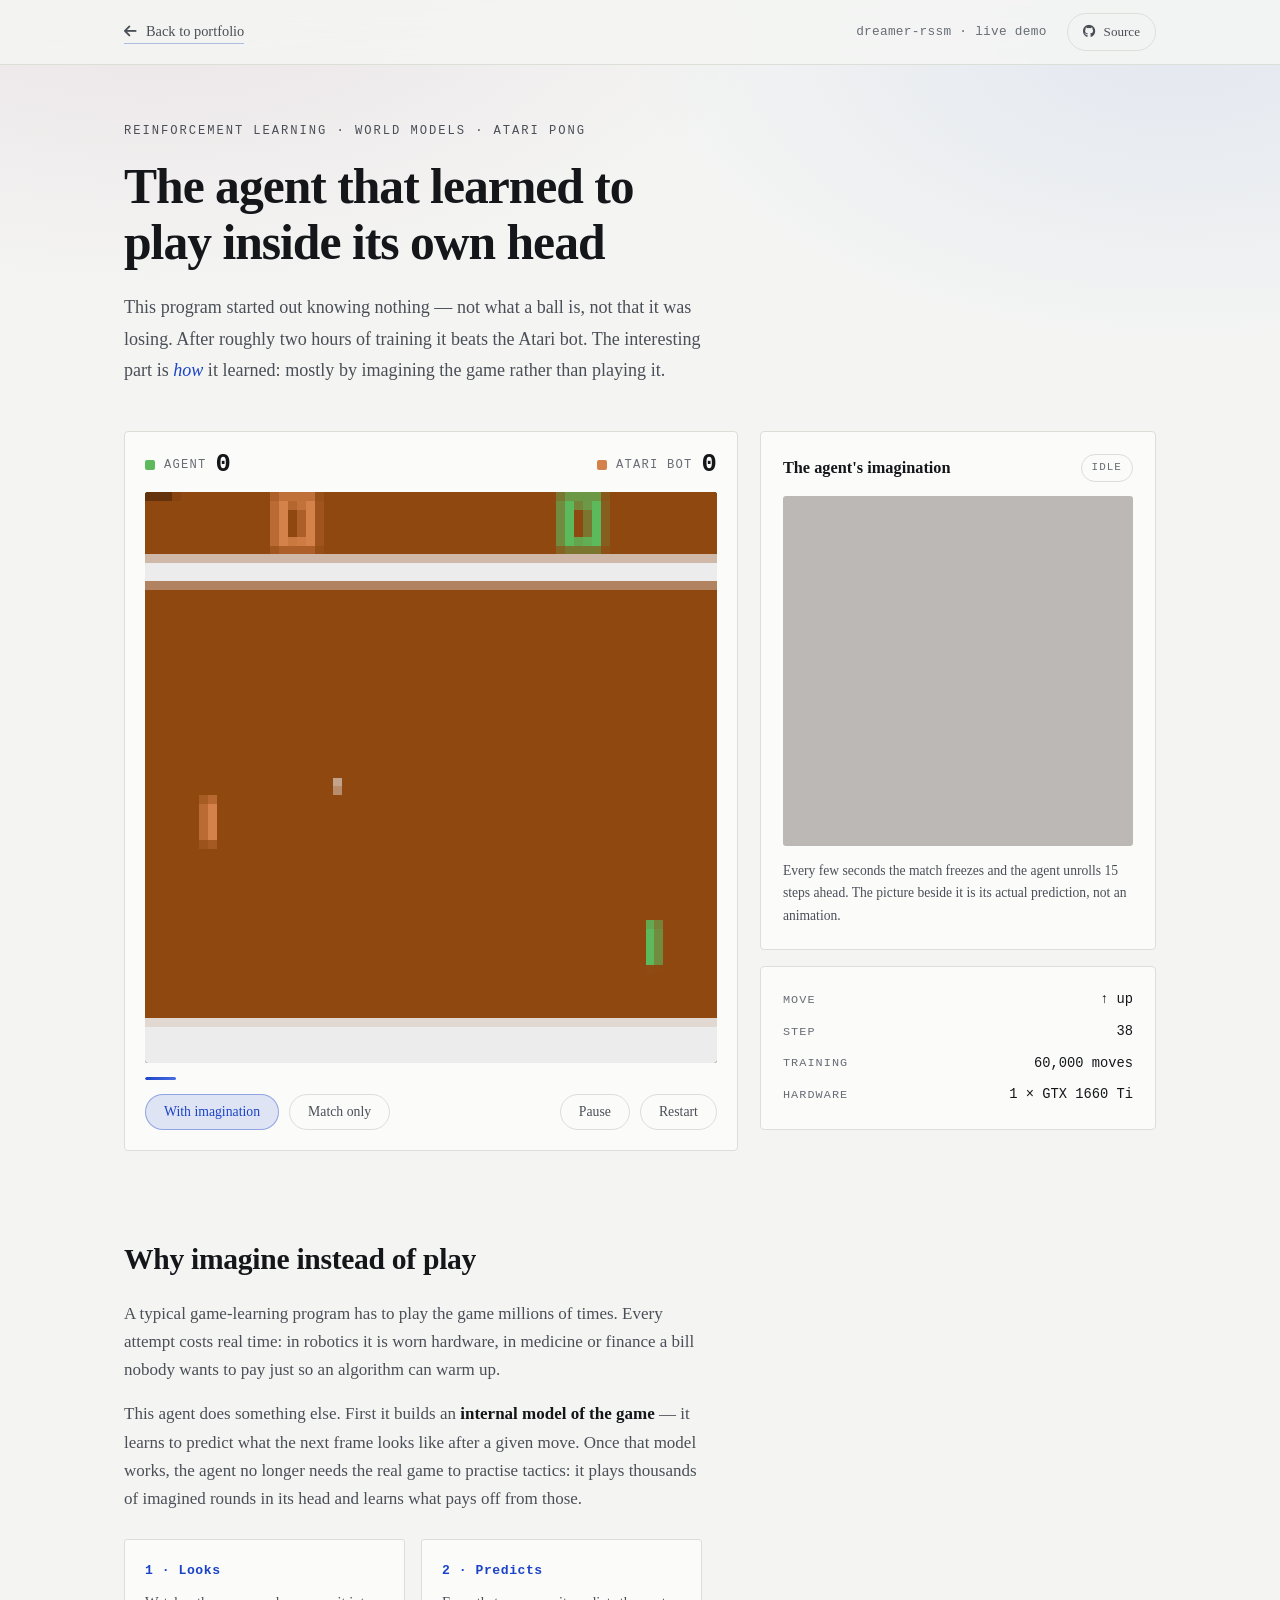
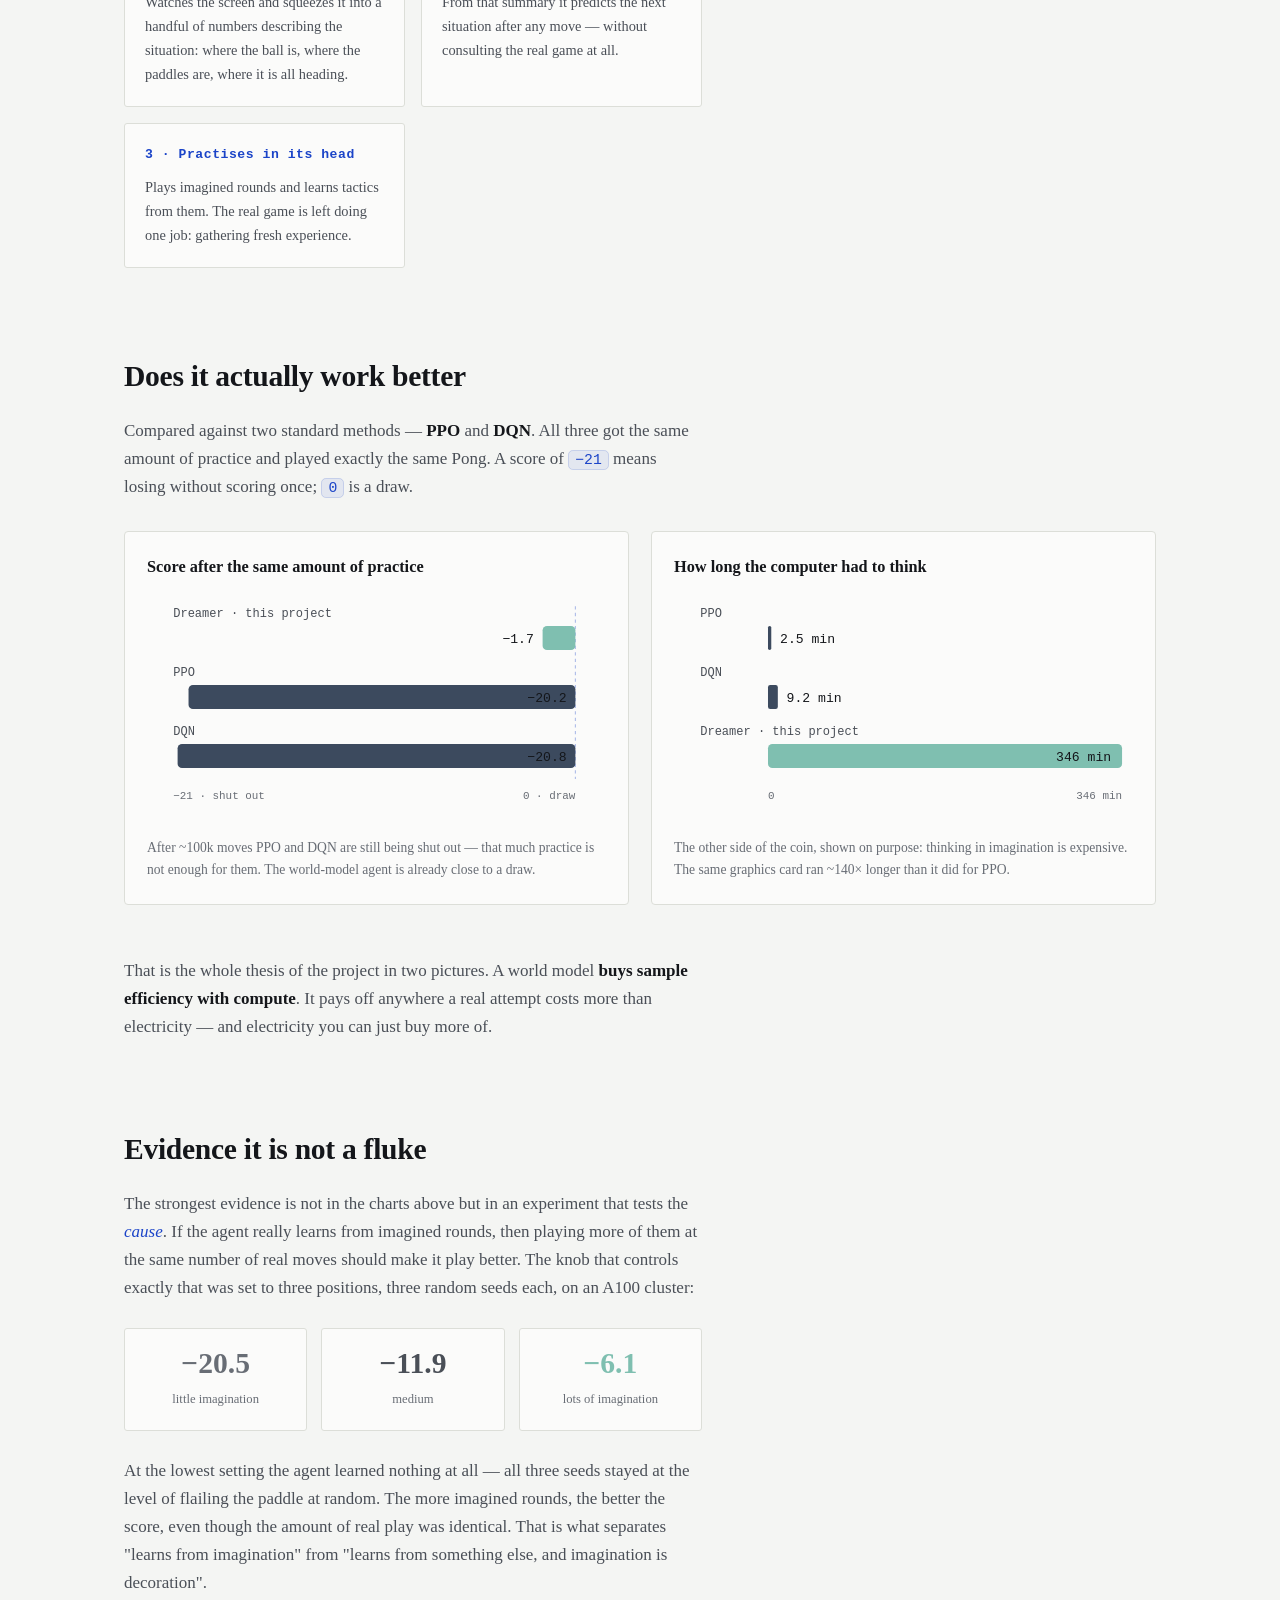
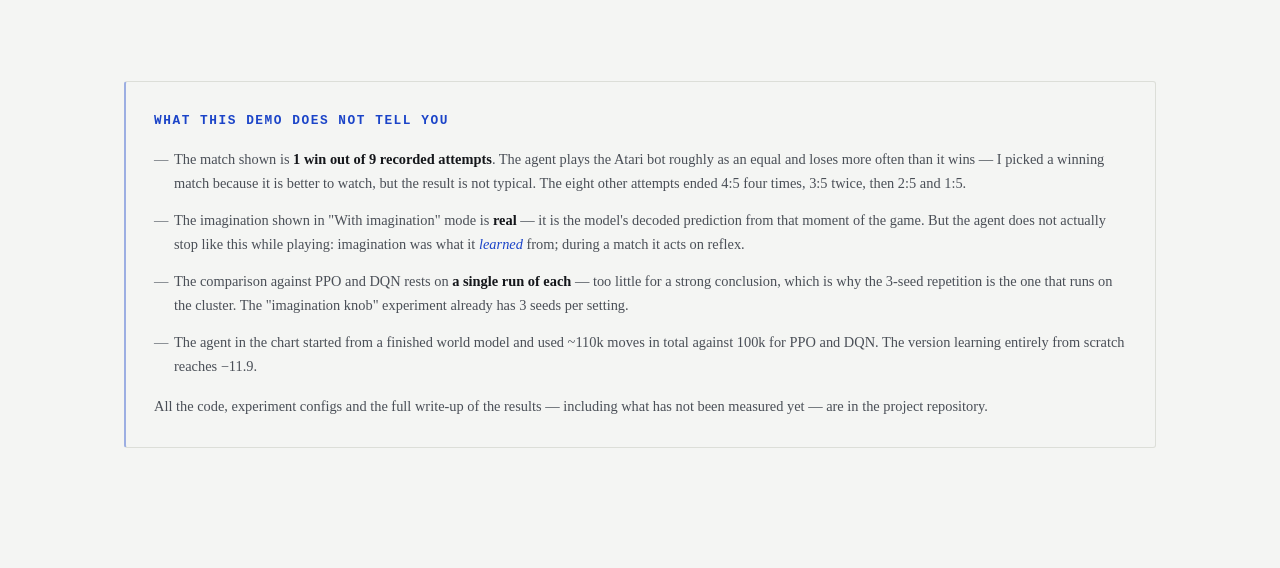
<file: demos/dreamer/index.html>
<!doctype html>
<html lang="en">
  <head>
    <meta charset="UTF-8" />
    <meta name="viewport" content="width=device-width, initial-scale=1.0" />
    <meta
      name="description"
      content="Live demo of dreamer-rssm — a DreamerV2/V3-style world-model agent that learned Atari Pong by training inside its own imagination. Real recorded frames and real decoded model predictions."
    />
    <title>The agent that learned to play inside its own head | Grzegorz Mróz</title>

    <link
      rel="icon"
      href="data:image/svg+xml,<svg xmlns='http://www.w3.org/2000/svg' viewBox='0 0 100 100'><text y='.9em' font-size='90'>🌀</text></svg>"
    />

    <link rel="preconnect" href="https://fonts.googleapis.com" />
    <link rel="preconnect" href="https://fonts.gstatic.com" crossorigin />
    <link
      href="https://fonts.googleapis.com/css2?family=Inter:wght@300;400;500;600;700&family=Outfit:wght@400;500;600;700;800&family=JetBrains+Mono:wght@400;500&display=swap"
      rel="stylesheet"
    />
    <link
      rel="stylesheet"
      href="https://cdnjs.cloudflare.com/ajax/libs/font-awesome/6.5.0/css/all.min.css"
    />

    <link rel="stylesheet" href="../../styles.css?v=8" />
    <link rel="stylesheet" href="../demo.css?v=8" />
    <link rel="stylesheet" href="dreamer.css?v=8" />
  </head>

  <body class="demo-page">
    <div class="demo-topbar">
      <div class="demo-topbar-inner">
        <a class="demo-back" href="../../index.html#projects">
          <i class="fas fa-arrow-left"></i> Back to portfolio
        </a>
        <span class="demo-topbar-title">dreamer-rssm · live demo</span>
        <a
          class="demo-repo"
          href="https://github.com/Grzmro/dreamer-rssm"
          target="_blank"
          rel="noopener noreferrer"
        >
          <i class="fab fa-github"></i> Source
        </a>
      </div>
    </div>

    <div class="demo-wrap">
      <header class="demo-prose">
        <p class="demo-eyebrow">Reinforcement learning · world models · Atari Pong</p>
        <h1>The agent that learned to play inside its own head</h1>
        <p class="demo-lede">
          This program started out knowing nothing — not what a ball is, not that it was
          losing. After roughly two hours of training it beats the Atari bot. The interesting
          part is <em>how</em> it learned: mostly by imagining the game rather than playing it.
        </p>
      </header>

      <!-- ============ THE MATCH ============ -->
      <section class="dreamer-machine">
        <div class="dreamer-screen-shell">
          <div class="dreamer-scoreline">
            <div class="dreamer-score-side">
              <span class="dreamer-swatch dreamer-swatch-agent"></span>
              <span>agent</span>
              <span class="dreamer-score-num" id="scoreA">0</span>
            </div>
            <div class="dreamer-score-side dreamer-score-side-right">
              <span class="dreamer-score-num" id="scoreB">0</span>
              <span>Atari bot</span>
              <span class="dreamer-swatch dreamer-swatch-rival"></span>
            </div>
          </div>

          <div class="dreamer-screen">
            <canvas id="stage" width="64" height="64" aria-label="Recorded Pong match"></canvas>
            <div class="dreamer-flash" id="flash"></div>
            <div class="dreamer-loading" id="loading">loading the recorded match…</div>
          </div>

          <div class="dreamer-track"><i id="progress"></i></div>

          <div class="demo-controls">
            <button class="demo-btn" id="mode1" aria-pressed="true">With imagination</button>
            <button class="demo-btn" id="mode2" aria-pressed="false">Match only</button>
            <span class="demo-spacer"></span>
            <button class="demo-btn" id="play">Pause</button>
            <button class="demo-btn" id="restart">Restart</button>
          </div>
        </div>

        <div class="dreamer-side">
          <div class="demo-panel">
            <div class="demo-panel-head">
              <h3>The agent's imagination</h3>
              <span class="demo-badge" id="dreamBadge">idle</span>
            </div>
            <div class="dreamer-dream-screen is-idle" id="dreamShell">
              <canvas id="dream" width="64" height="64" aria-label="Decoded model prediction"></canvas>
            </div>
            <p class="dreamer-dream-text" id="dreamText">
              Every few seconds the match freezes and the agent unrolls 15 steps ahead. The
              picture beside it is its actual prediction, not an animation.
            </p>
          </div>

          <div class="demo-panel">
            <dl class="demo-readout">
              <dt>move</dt>
              <dd id="rMove">—</dd>
              <dt>step</dt>
              <dd id="rStep">0</dd>
              <dt>training</dt>
              <dd>60,000 moves</dd>
              <dt>hardware</dt>
              <dd>1 × GTX 1660 Ti</dd>
            </dl>
          </div>
        </div>
      </section>

      <!-- ============ WHY IMAGINATION ============ -->
      <section class="demo-section demo-prose">
        <h2>Why imagine instead of play</h2>
        <p>
          A typical game-learning program has to play the game millions of times. Every attempt
          costs real time: in robotics it is worn hardware, in medicine or finance a bill nobody
          wants to pay just so an algorithm can warm up.
        </p>
        <p>
          This agent does something else. First it builds an <strong>internal model of the
          game</strong> — it learns to predict what the next frame looks like after a given move.
          Once that model works, the agent no longer needs the real game to practise tactics: it
          plays thousands of imagined rounds in its head and learns what pays off from those.
        </p>
        <div class="demo-cards">
          <div class="demo-card">
            <h3>1 · Looks</h3>
            <p>
              Watches the screen and squeezes it into a handful of numbers describing the
              situation: where the ball is, where the paddles are, where it is all heading.
            </p>
          </div>
          <div class="demo-card">
            <h3>2 · Predicts</h3>
            <p>
              From that summary it predicts the next situation after any move — without
              consulting the real game at all.
            </p>
          </div>
          <div class="demo-card">
            <h3>3 · Practises in its head</h3>
            <p>
              Plays imagined rounds and learns tactics from them. The real game is left doing
              one job: gathering fresh experience.
            </p>
          </div>
        </div>
      </section>

      <!-- ============ DOES IT WORK ============ -->
      <section class="demo-section">
        <div class="demo-prose">
          <h2>Does it actually work better</h2>
          <p>
            Compared against two standard methods — <strong>PPO</strong> and <strong>DQN</strong>.
            All three got the same amount of practice and played exactly the same Pong. A score of
            <code>−21</code> means losing without scoring once; <code>0</code> is a draw.
          </p>
        </div>

        <div class="demo-figures">
          <figure class="demo-figure">
            <h3>Score after the same amount of practice</h3>
            <svg
              viewBox="0 0 420 214"
              role="img"
              aria-label="Match score: Dreamer −1.7; PPO −20.2; DQN −20.8. Zero means a draw."
            >
              <line class="rule-zero" x1="392" y1="14" x2="392" y2="172"></line>
              <line class="rule" x1="24" y1="172" x2="392" y2="172"></line>
              <text class="axis-note" x="392" y="190" text-anchor="end">0 · draw</text>
              <text class="axis-note" x="24" y="190" text-anchor="start">−21 · shut out</text>

              <g>
                <title>Dreamer, this project: −1.7</title>
                <text class="bar-label" x="24" y="24">Dreamer · this project</text>
                <rect x="362" y="32" width="30" height="22" rx="4" fill="#7fbfb0"></rect>
                <text class="bar-value" x="354" y="48" text-anchor="end">−1.7</text>
              </g>
              <g>
                <title>PPO: −20.2</title>
                <text class="bar-label" x="24" y="78">PPO</text>
                <rect x="38" y="86" width="354" height="22" rx="4" fill="#3c4a5e"></rect>
                <text class="bar-value" x="384" y="102" text-anchor="end">−20.2</text>
              </g>
              <g>
                <title>DQN: −20.8</title>
                <text class="bar-label" x="24" y="132">DQN</text>
                <rect x="28" y="140" width="364" height="22" rx="4" fill="#3c4a5e"></rect>
                <text class="bar-value" x="384" y="156" text-anchor="end">−20.8</text>
              </g>
            </svg>
            <figcaption>
              After ~100k moves PPO and DQN are still being shut out — that much practice is not
              enough for them. The world-model agent is already close to a draw.
            </figcaption>
          </figure>

          <figure class="demo-figure">
            <h3>How long the computer had to think</h3>
            <svg
              viewBox="0 0 420 214"
              role="img"
              aria-label="Compute time on the same GPU: PPO 2.5 minutes; DQN 9.2 minutes; Dreamer 346 minutes."
            >
              <line class="rule" x1="86" y1="172" x2="410" y2="172"></line>
              <text class="axis-note" x="86" y="190" text-anchor="start">0</text>
              <text class="axis-note" x="410" y="190" text-anchor="end">346 min</text>

              <g>
                <title>PPO: 2.5 minutes</title>
                <text class="bar-label" x="24" y="24">PPO</text>
                <rect x="86" y="32" width="3" height="22" rx="1.5" fill="#3c4a5e"></rect>
                <text class="bar-value" x="97" y="48">2.5 min</text>
              </g>
              <g>
                <title>DQN: 9.2 minutes</title>
                <text class="bar-label" x="24" y="78">DQN</text>
                <rect x="86" y="86" width="9" height="22" rx="2" fill="#3c4a5e"></rect>
                <text class="bar-value" x="103" y="102">9.2 min</text>
              </g>
              <g>
                <title>Dreamer: 346 minutes</title>
                <text class="bar-label" x="24" y="132">Dreamer · this project</text>
                <rect x="86" y="140" width="324" height="22" rx="4" fill="#7fbfb0"></rect>
                <text class="bar-value" x="400" y="156" text-anchor="end">346 min</text>
              </g>
            </svg>
            <figcaption>
              The other side of the coin, shown on purpose: thinking in imagination is expensive.
              The same graphics card ran ~140× longer than it did for PPO.
            </figcaption>
          </figure>
        </div>

        <div class="demo-prose demo-section-tight">
          <p>
            That is the whole thesis of the project in two pictures. A world model
            <strong>buys sample efficiency with compute</strong>. It pays off anywhere a real
            attempt costs more than electricity — and electricity you can just buy more of.
          </p>
        </div>
      </section>

      <!-- ============ NOT A FLUKE ============ -->
      <section class="demo-section demo-prose">
        <h2>Evidence it is not a fluke</h2>
        <p>
          The strongest evidence is not in the charts above but in an experiment that tests the
          <em>cause</em>. If the agent really learns from imagined rounds, then playing more of
          them at the same number of real moves should make it play better. The knob that controls
          exactly that was set to three positions, three random seeds each, on an A100 cluster:
        </p>
        <div class="demo-stat-row">
          <div class="demo-stat">
            <b style="color: var(--text-muted)">−20.5</b><span>little imagination</span>
          </div>
          <div class="demo-stat">
            <b style="color: var(--accent-secondary)">−11.9</b><span>medium</span>
          </div>
          <div class="demo-stat"><b style="color: #7fbfb0">−6.1</b><span>lots of imagination</span></div>
        </div>
        <p>
          At the lowest setting the agent learned nothing at all — all three seeds stayed at the
          level of flailing the paddle at random. The more imagined rounds, the better the score,
          even though the amount of real play was identical. That is what separates "learns from
          imagination" from "learns from something else, and imagination is decoration".
        </p>
      </section>

      <!-- ============ CAVEATS ============ -->
      <section class="demo-fine">
        <h3>What this demo does not tell you</h3>
        <ul>
          <li>
            The match shown is <strong>1 win out of 9 recorded attempts</strong>. The agent plays
            the Atari bot roughly as an equal and loses more often than it wins — I picked a
            winning match because it is better to watch, but the result is not typical. The eight
            other attempts ended 4:5 four times, 3:5 twice, then 2:5 and 1:5.
          </li>
          <li>
            The imagination shown in "With imagination" mode is <strong>real</strong> — it is the
            model's decoded prediction from that moment of the game. But the agent does not
            actually stop like this while playing: imagination was what it <em>learned</em> from;
            during a match it acts on reflex.
          </li>
          <li>
            The comparison against PPO and DQN rests on <strong>a single run of each</strong> —
            too little for a strong conclusion, which is why the 3-seed repetition is the one that
            runs on the cluster. The "imagination knob" experiment already has 3 seeds per setting.
          </li>
          <li>
            The agent in the chart started from a finished world model and used ~110k moves in
            total against 100k for PPO and DQN. The version learning entirely from scratch reaches
            −11.9.
          </li>
        </ul>
        <p>
          All the code, experiment configs and the full write-up of the results — including what
          has not been measured yet — are in the project repository.
        </p>
      </section>
    </div>

    <script src="dreamer-demo.js?v=8"></script>
  </body>
</html>
</file>
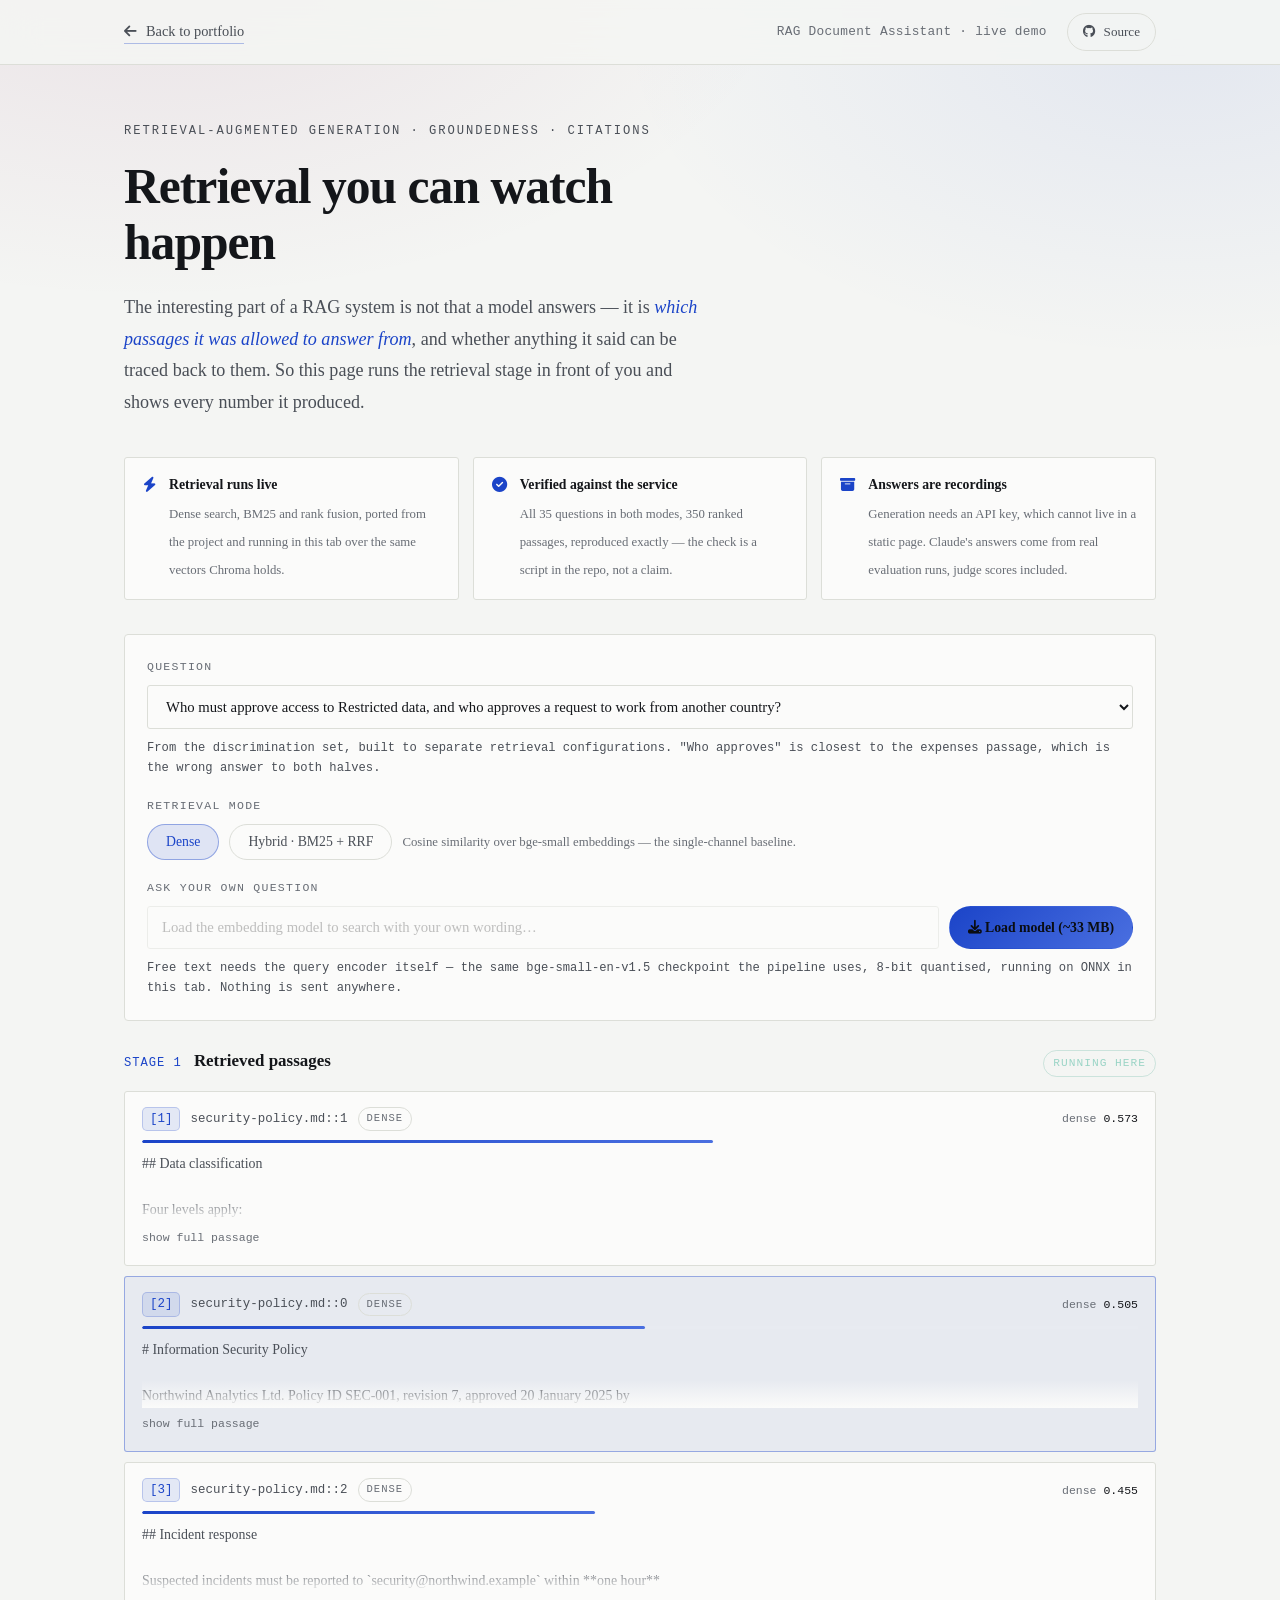
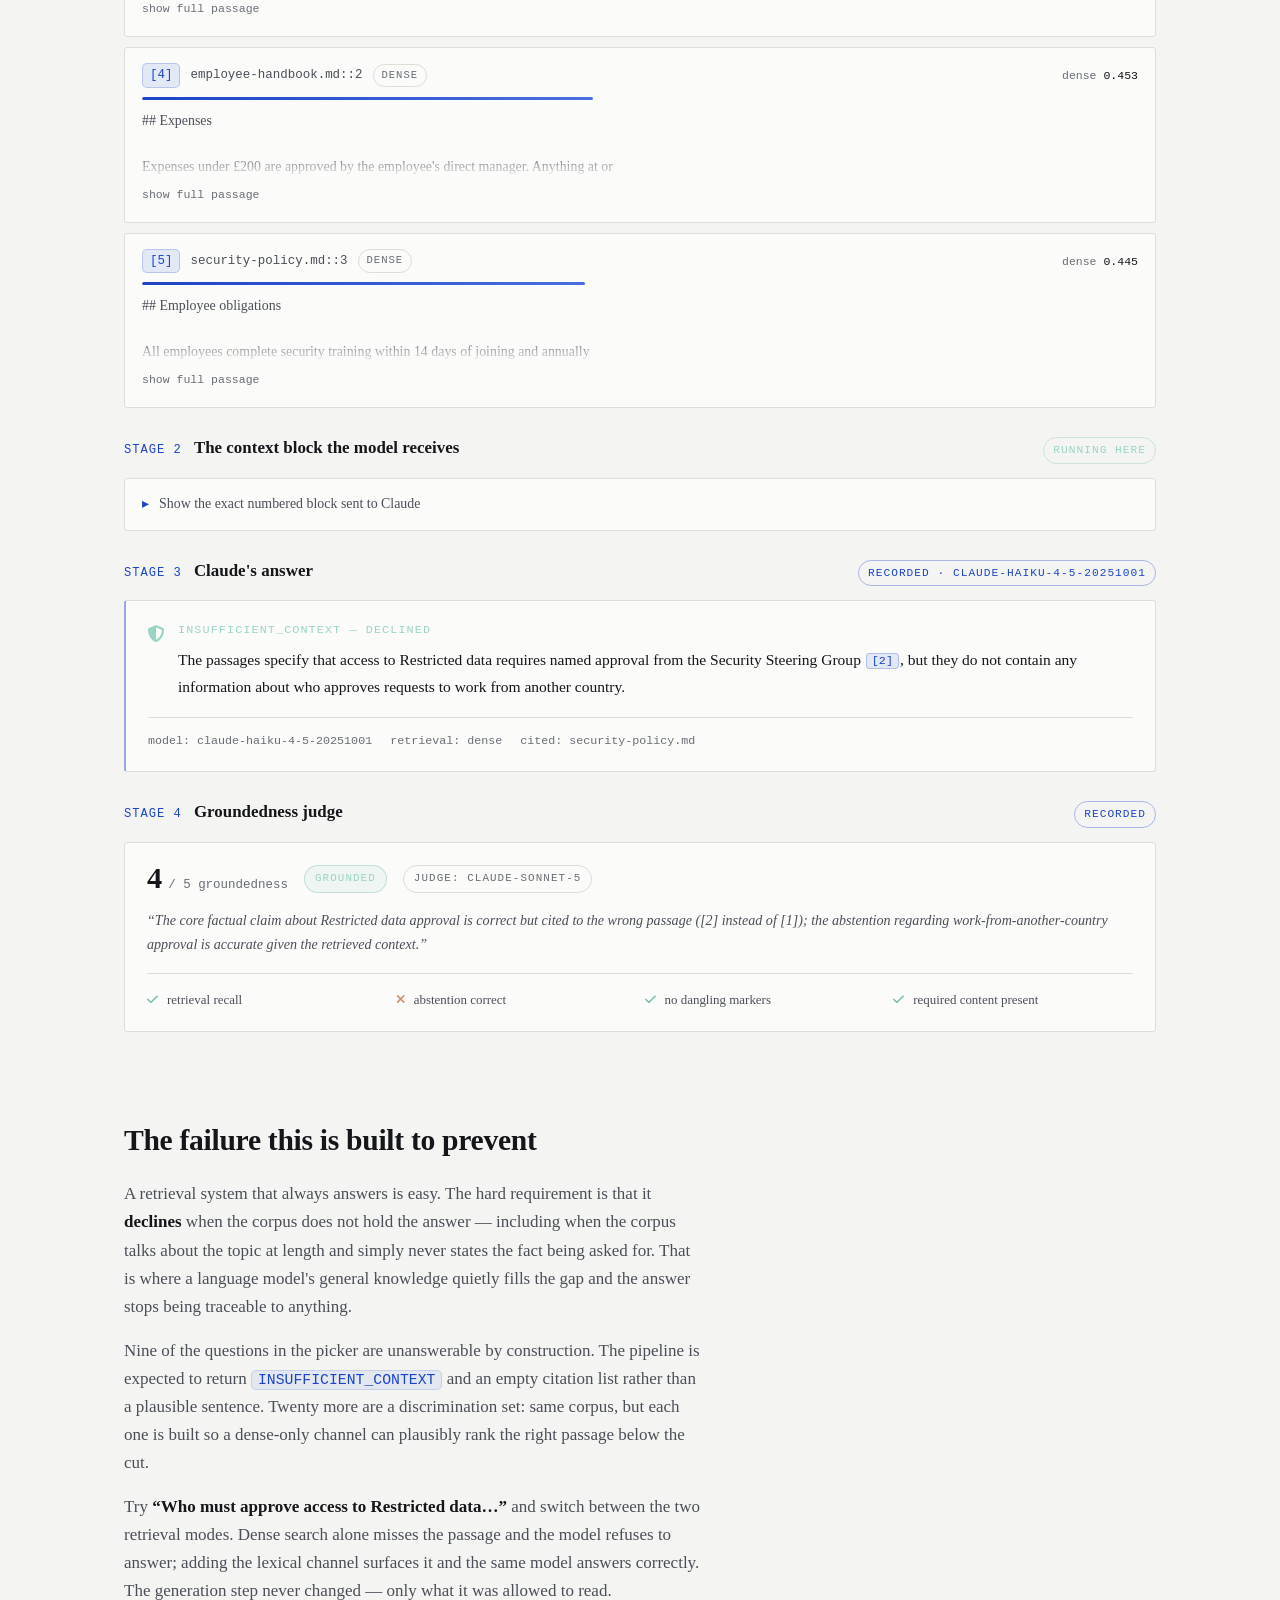
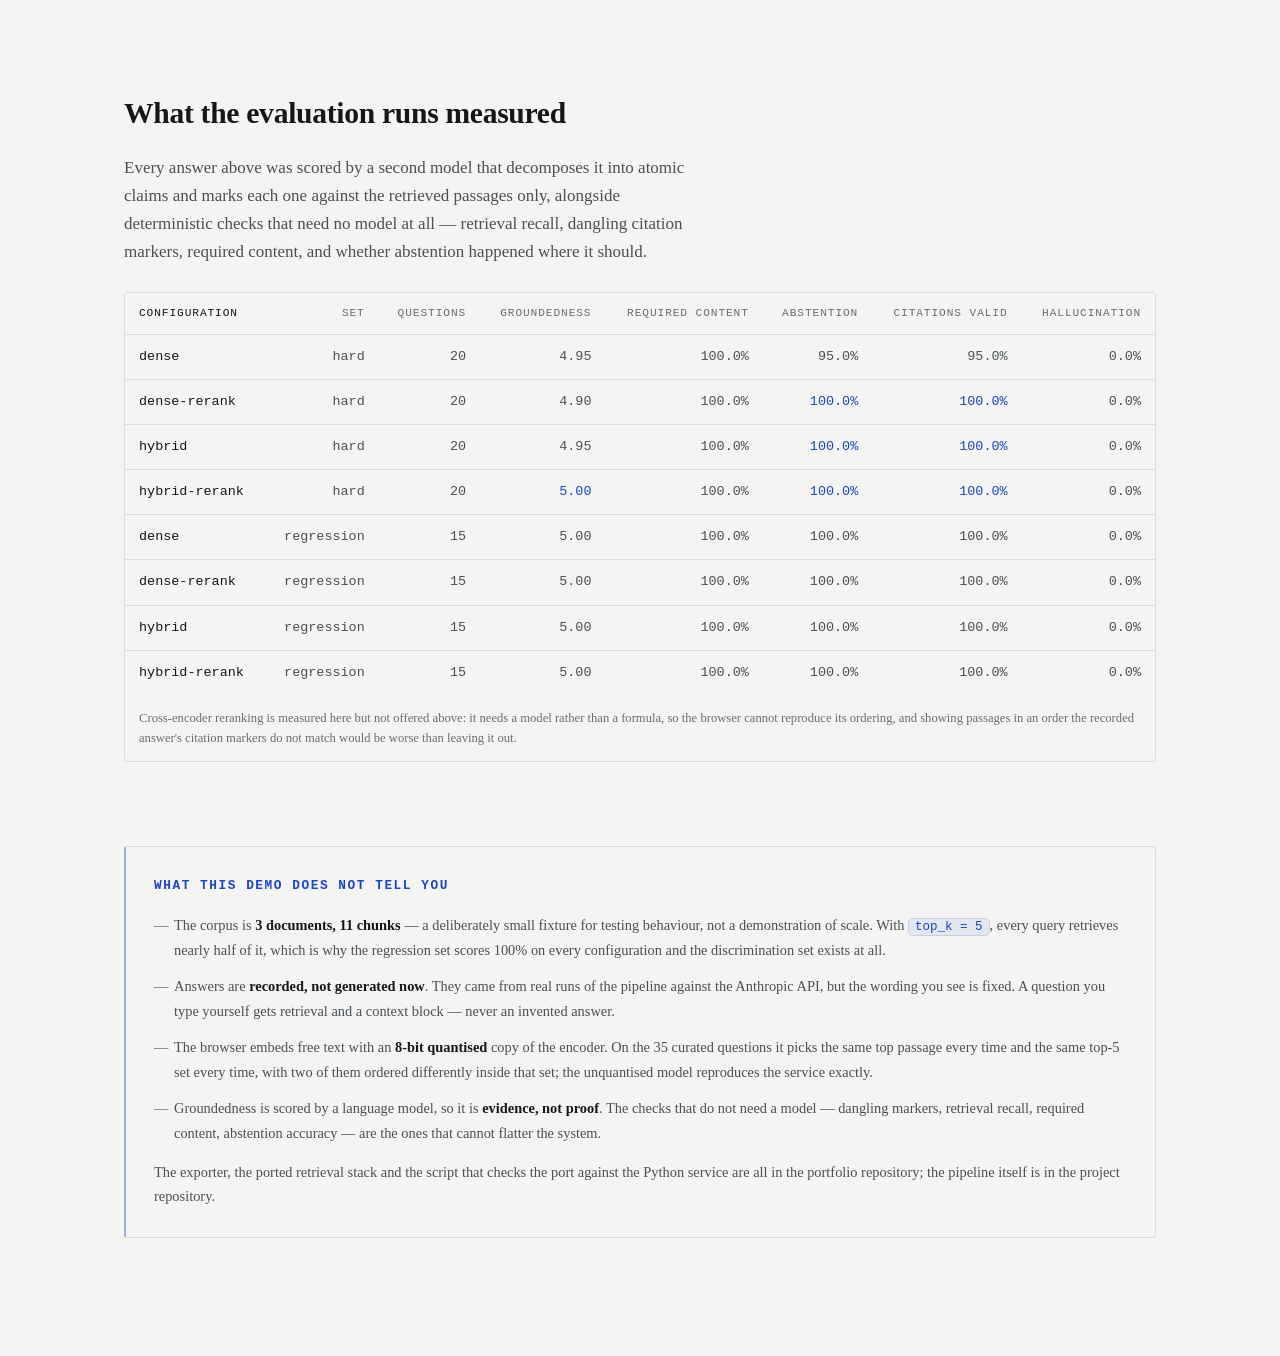
<file: demos/rag/index.html>
<!doctype html>
<html lang="en">
  <head>
    <meta charset="UTF-8" />
    <meta name="viewport" content="width=device-width, initial-scale=1.0" />
    <meta
      name="description"
      content="Live demo of a grounded RAG pipeline — dense and hybrid retrieval reproduced in the browser over the project's real vectors, with Claude's recorded answers, citations and groundedness scores."
    />
    <title>Retrieval you can watch happen | Grzegorz Mróz</title>

    <link
      rel="icon"
      href="data:image/svg+xml,<svg xmlns='http://www.w3.org/2000/svg' viewBox='0 0 100 100'><text y='.9em' font-size='90'>🔍</text></svg>"
    />

    <link rel="preconnect" href="https://fonts.googleapis.com" />
    <link rel="preconnect" href="https://fonts.gstatic.com" crossorigin />
    <link
      href="https://fonts.googleapis.com/css2?family=Inter:wght@300;400;500;600;700&family=Outfit:wght@400;500;600;700;800&family=JetBrains+Mono:wght@400;500&display=swap"
      rel="stylesheet"
    />
    <link
      rel="stylesheet"
      href="https://cdnjs.cloudflare.com/ajax/libs/font-awesome/6.5.0/css/all.min.css"
    />

    <link rel="stylesheet" href="../../styles.css?v=8" />
    <link rel="stylesheet" href="../demo.css?v=8" />
    <link rel="stylesheet" href="rag.css?v=8" />
  </head>

  <body class="demo-page">
    <div class="demo-topbar">
      <div class="demo-topbar-inner">
        <a class="demo-back" href="../../index.html#projects">
          <i class="fas fa-arrow-left"></i> Back to portfolio
        </a>
        <span class="demo-topbar-title">RAG Document Assistant · live demo</span>
        <a
          class="demo-repo"
          href="https://github.com/Grzmro/RAG"
          target="_blank"
          rel="noopener noreferrer"
        >
          <i class="fab fa-github"></i> Source
        </a>
      </div>
    </div>

    <div class="demo-wrap">
      <header class="demo-prose">
        <p class="demo-eyebrow">Retrieval-augmented generation · groundedness · citations</p>
        <h1>Retrieval you can watch happen</h1>
        <p class="demo-lede">
          The interesting part of a RAG system is not that a model answers — it is
          <em>which passages it was allowed to answer from</em>, and whether anything it said
          can be traced back to them. So this page runs the retrieval stage in front of you and
          shows every number it produced.
        </p>
      </header>

      <div class="rag-provenance">
        <div class="rag-prov">
          <i class="fas fa-bolt"></i>
          <div>
            <b>Retrieval runs live</b>
            <span
              >Dense search, BM25 and rank fusion, ported from the project and running in this
              tab over the same vectors Chroma holds.</span
            >
          </div>
        </div>
        <div class="rag-prov">
          <i class="fas fa-circle-check"></i>
          <div>
            <b>Verified against the service</b>
            <span
              >All 35 questions in both modes, 350 ranked passages, reproduced exactly — the
              check is a script in the repo, not a claim.</span
            >
          </div>
        </div>
        <div class="rag-prov">
          <i class="fas fa-box-archive"></i>
          <div>
            <b>Answers are recordings</b>
            <span
              >Generation needs an API key, which cannot live in a static page. Claude's answers
              come from real evaluation runs, judge scores included.</span
            >
          </div>
        </div>
      </div>

      <!-- ============ CONTROLS ============ -->
      <section class="rag-controls">
        <div class="rag-field">
          <label class="rag-label" for="questionSelect">Question</label>
          <select class="rag-select" id="questionSelect"></select>
          <p class="rag-model-status" id="questionNote"></p>
        </div>

        <div class="rag-field">
          <span class="rag-label">Retrieval mode</span>
          <div class="rag-mode-row">
            <button class="demo-btn" id="modeDense" aria-pressed="true">Dense</button>
            <button class="demo-btn" id="modeHybrid" aria-pressed="false">Hybrid · BM25 + RRF</button>
            <span class="rag-mode-note" id="modeNote"></span>
          </div>
        </div>

        <div class="rag-field">
          <label class="rag-label" for="freeInput">Ask your own question</label>
          <div class="rag-freetext">
            <input
              class="rag-input"
              id="freeInput"
              type="text"
              placeholder="Load the embedding model to search with your own wording…"
              disabled
            />
            <button class="demo-btn demo-btn-primary" id="loadModel">
              <i class="fas fa-download"></i> Load model (~33 MB)
            </button>
          </div>
          <p class="rag-model-status" id="modelStatus">
            Free text needs the query encoder itself — the same bge-small-en-v1.5 checkpoint the
            pipeline uses, 8-bit quantised, running on ONNX in this tab. Nothing is sent anywhere.
          </p>
        </div>
      </section>

      <!-- ============ STAGE 1: RETRIEVAL ============ -->
      <section class="rag-stage">
        <div class="rag-stage-head">
          <span class="rag-stage-num">STAGE 1</span>
          <h3>Retrieved passages</h3>
          <span class="rag-stage-src is-browser">running here</span>
        </div>
        <div class="rag-passages" id="passages"></div>
      </section>

      <!-- ============ STAGE 2: CONTEXT ============ -->
      <section class="rag-stage">
        <div class="rag-stage-head">
          <span class="rag-stage-num">STAGE 2</span>
          <h3>The context block the model receives</h3>
          <span class="rag-stage-src is-browser">running here</span>
        </div>
        <details class="rag-context" id="contextBlock">
          <summary>Show the exact numbered block sent to Claude</summary>
          <pre id="contextText"></pre>
        </details>
      </section>

      <!-- ============ STAGE 3: ANSWER ============ -->
      <section class="rag-stage">
        <div class="rag-stage-head">
          <span class="rag-stage-num">STAGE 3</span>
          <h3>Claude's answer</h3>
          <span class="rag-stage-src is-recorded" id="answerSrc">recorded</span>
        </div>
        <div id="answerSlot"></div>
      </section>

      <!-- ============ STAGE 4: JUDGE ============ -->
      <section class="rag-stage">
        <div class="rag-stage-head">
          <span class="rag-stage-num">STAGE 4</span>
          <h3>Groundedness judge</h3>
          <span class="rag-stage-src is-recorded">recorded</span>
        </div>
        <div id="judgeSlot"></div>
      </section>

      <!-- ============ WHY ABSTENTION ============ -->
      <section class="demo-section demo-prose">
        <h2>The failure this is built to prevent</h2>
        <p>
          A retrieval system that always answers is easy. The hard requirement is that it
          <strong>declines</strong> when the corpus does not hold the answer — including when the
          corpus talks about the topic at length and simply never states the fact being asked for.
          That is where a language model's general knowledge quietly fills the gap and the answer
          stops being traceable to anything.
        </p>
        <p>
          Nine of the questions in the picker are unanswerable by construction. The pipeline is
          expected to return <code>INSUFFICIENT_CONTEXT</code> and an empty citation list rather
          than a plausible sentence. Twenty more are a discrimination set: same corpus, but each
          one is built so a dense-only channel can plausibly rank the right passage below the cut.
        </p>
        <p>
          Try <strong>“Who must approve access to Restricted data…”</strong> and switch between the
          two retrieval modes. Dense search alone misses the passage and the model refuses to
          answer; adding the lexical channel surfaces it and the same model answers correctly. The
          generation step never changed — only what it was allowed to read.
        </p>
      </section>

      <!-- ============ EVALUATION ============ -->
      <section class="demo-section">
        <div class="demo-prose">
          <h2>What the evaluation runs measured</h2>
          <p>
            Every answer above was scored by a second model that decomposes it into atomic claims
            and marks each one against the retrieved passages only, alongside deterministic checks
            that need no model at all — retrieval recall, dangling citation markers, required
            content, and whether abstention happened where it should.
          </p>
        </div>
        <div class="rag-table-wrap">
          <table class="rag-table" id="runsTable">
            <caption>
              Cross-encoder reranking is measured here but not offered above: it needs a model
              rather than a formula, so the browser cannot reproduce its ordering, and showing
              passages in an order the recorded answer's citation markers do not match would be
              worse than leaving it out.
            </caption>
          </table>
        </div>
      </section>

      <!-- ============ CAVEATS ============ -->
      <section class="demo-fine">
        <h3>What this demo does not tell you</h3>
        <ul>
          <li>
            The corpus is <strong>3 documents, 11 chunks</strong> — a deliberately small fixture
            for testing behaviour, not a demonstration of scale. With <code>top_k = 5</code>,
            every query retrieves nearly half of it, which is why the regression set scores 100%
            on every configuration and the discrimination set exists at all.
          </li>
          <li>
            Answers are <strong>recorded, not generated now</strong>. They came from real runs of
            the pipeline against the Anthropic API, but the wording you see is fixed. A question
            you type yourself gets retrieval and a context block — never an invented answer.
          </li>
          <li>
            The browser embeds free text with an <strong>8-bit quantised</strong> copy of the
            encoder. On the 35 curated questions it picks the same top passage every time and the
            same top-5 set every time, with two of them ordered differently inside that set; the
            unquantised model reproduces the service exactly.
          </li>
          <li>
            Groundedness is scored by a language model, so it is
            <strong>evidence, not proof</strong>. The checks that do not need a model — dangling
            markers, retrieval recall, required content, abstention accuracy — are the ones that
            cannot flatter the system.
          </li>
        </ul>
        <p>
          The exporter, the ported retrieval stack and the script that checks the port against the
          Python service are all in the portfolio repository; the pipeline itself is in the project
          repository.
        </p>
      </section>
    </div>

    <script src="rag-engine.js?v=8"></script>
    <script src="rag-demo.js?v=8"></script>
  </body>
</html>
</file>
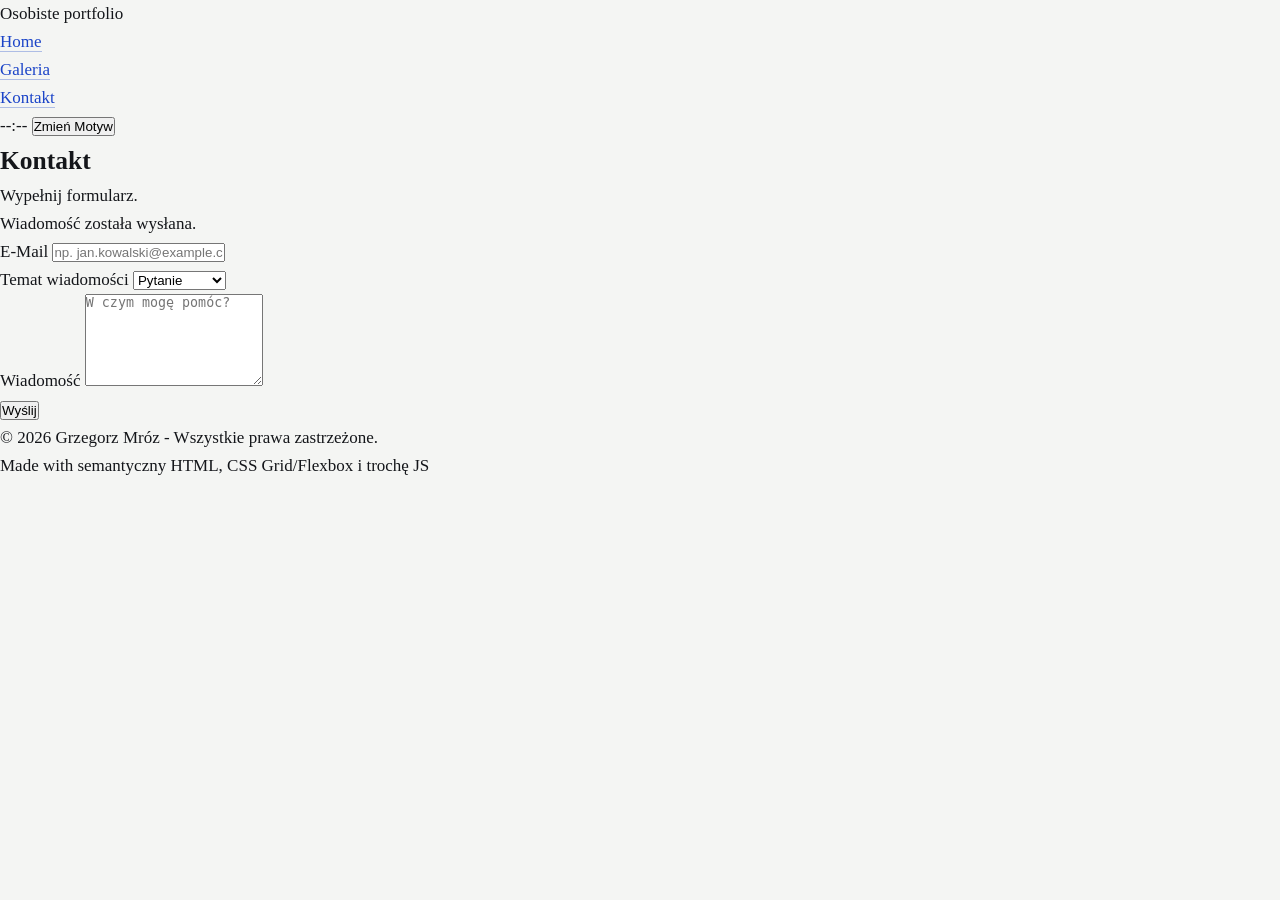
<file: contact.html>
<!doctype html>
<html lang="pl">
<head>
  <meta charset="utf-8">
  <meta name="viewport" content="width=device-width, initial-scale=1" />
  <title>Kontakt — Osobiste portfolio</title>
  <link rel="preconnect" href="https://fonts.googleapis.com">
  <link rel="preconnect" href="https://fonts.gstatic.com" crossorigin>
  <link href="https://fonts.googleapis.com/css2?family=Roboto:ital,wght@0,100..900;1,100..900&display=swap" rel="stylesheet"><link rel="stylesheet" href="styles.css">
  <link rel="stylesheet" href="styles.css">
  <meta name="color-scheme" content="dark light">
</head>
<body>
  <header>
    <div class="navbar">
      <div class="brand"><span>Osobiste portfolio</span></div>
      <nav aria-label="Główna nawigacja">
        <ul>
          <li><a href="index.html" data-page="home">Home</a></li>
          <li><a href="gallery.html" data-page="gallery">Galeria</a></li>
          <li><a href="contact.html" data-page="contact">Kontakt</a></li>
        </ul>
      </nav>
      <div class="controls">
        <span id="clock">--:--</span>
        <button class="theme-toggle" id="themeBtn" type="button" aria-pressed="false">Zmień Motyw</button>
      </div>
    </div>
  </header>
  <main>
<section class="card">
  <h2>Kontakt</h2>
  <p class="hint">Wypełnij formularz.</p>

  <div id="success" class="success" role="status" aria-live="polite">Wiadomość została wysłana.</div>

  <form id="contactForm" class="contact" novalidate>
    <div>
      <label for="email">E-Mail</label>
      <input id="email" name="email" type="text" placeholder="np. jan.kowalski@example.com" required>
      <div class="error" id="emailError" hidden>Podaj poprawny adres e-mail.</div>
    </div>

    <div>
      <label for="topic">Temat wiadomości</label>
      <select id="topic" name="topic" required>
        <option value="pytanie">Pytanie</option>
        <option value="wspolpraca">Współpraca</option>
      </select>
    </div>

    <div>
      <label for="message">Wiadomość</label>
      <textarea id="message" name="message" rows="6" placeholder="W czym mogę pomóc?" required></textarea>
      <div class="error" id="messageError" hidden>Uzupełnij wiadomość</div>
    </div>

    <input type="submit" value="Wyślij">
  </form>
</section>
  </main>
  <footer>
    <div class="footer-inner">
      <div>© <span id="year"></span> Grzegorz Mróz - Wszystkie prawa zastrzeżone.</div>
      <div>Made with semantyczny HTML, CSS Grid/Flexbox i trochę JS </div>
    </div>
  </footer>
  <script src="script.js"></script>
</body>
</html>
</file>
<file: styles.css>
/*
 * Grzegorz Mróz — portfolio, typeset as a preprint.
 *
 * Direction: a working paper that has been read and marked up. The page is
 * ink on cool recycled stock; the accent is ballpoint blue, and the only
 * handwriting on the page is in the margins, where a reader's notes belong.
 *
 * Layout follows Tufte: one measured reading column, a sticky contents list
 * in the left margin, sidenotes floated into the right.
 */

/* ==============================================================
   1. TOKENS
   ============================================================== */
:root {
    /* Palette — 6 values, all verified against WCAG AA on --paper */
    --paper: #f4f5f3;        /* cool recycled stock, deliberately not cream */
    --raised: #fbfbfa;       /* pasted-in figure panels */
    --ink: #14161a;          /* 16.6:1 */
    --ink-mid: #4a4f57;      /* 7.5:1  */
    --ink-faint: #686d75;    /* 4.8:1  */
    --rule: #dcded8;
    --pen: #1b44c8;          /* 7.1:1 — ballpoint, the single accent */
    --marker: #f7ec9b;       /* highlighter, applied with multiply */
    --marker-blend: multiply;

    /* Figure ink */
    --plot-hero: var(--pen);
    --plot-base: #9aa0a8;
    --plot-base2: #c0c5cb;

    /* Type */
    --serif: 'Source Serif 4', 'Source Serif Pro', Charter, Georgia, serif;
    --mono: 'IBM Plex Mono', ui-monospace, 'SF Mono', Menlo, monospace;
    --hand: 'Caveat', 'Segoe Script', cursive;

    /* Measure & rhythm */
    --measure: 40rem;        /* reading column */
    --margin-col: 12.5rem;   /* sidenote column */
    --toc-col: 11.5rem;
    --gap: 2.75rem;
    --head-h: 3rem;

    /* ---- Compatibility layer ----------------------------------------
       The pages under demos/ load this stylesheet and were written against
       the previous token names. Mapping them here keeps those pages working
       and pulls them into the current palette without a rewrite. Delete a
       line only once nothing under demos/ references it.
       ------------------------------------------------------------------ */
    --accent-rgb: 27, 68, 200;
    --accent2-rgb: 138, 47, 107;
    --accent-primary: var(--pen);
    --accent-secondary: var(--ink-mid);
    --accent-gradient: linear-gradient(135deg, var(--pen), #4a6fe0);
    --bg-primary: var(--paper);
    --bg-elevated: var(--raised);
    --bg-card: var(--raised);
    --glass-bg: color-mix(in srgb, var(--paper) 88%, transparent);
    --text-primary: var(--ink);
    --text-secondary: var(--ink-mid);
    --text-muted: var(--ink-faint);
    --text-accent: var(--pen);
    --border-subtle: var(--rule);
    --border-hover: var(--pen);
    --border-radius: 4px;
    --border-radius-sm: 3px;
    --font-body: var(--serif);
    --font-heading: var(--serif);
    --font-mono: var(--mono);
}

/* This design commits to light. A sheet of paper marked up in ballpoint has
   no dark counterpart — inverted, the premise stops meaning anything and the
   page reads as a generic dark document. Print styles below still apply. */

/* ==============================================================
   2. RESET & BASE
   ============================================================== */
*,
*::before,
*::after {
    box-sizing: border-box;
    margin: 0;
    padding: 0;
}

html {
    /* No smooth-scroll: on a page this long it turns a jump to a section into
       a slow crawl. Anchors land instantly, offset clear of the running head. */
    scroll-padding-top: calc(var(--head-h) + 1.5rem);
    -webkit-text-size-adjust: 100%;
}

body {
    background: var(--paper);
    color: var(--ink);
    font-family: var(--serif);
    font-size: 1.0625rem;
    line-height: 1.65;
    font-variant-numeric: oldstyle-nums proportional-nums;
    -webkit-font-smoothing: antialiased;
    -moz-osx-font-smoothing: grayscale;
    overflow-x: hidden;
}

::selection {
    background: var(--pen);
    color: var(--paper);
}

a {
    color: var(--pen);
    text-decoration: none;
    text-decoration-skip-ink: auto;
    border-bottom: 1px solid color-mix(in srgb, var(--pen) 32%, transparent);
    transition: border-color 0.15s ease, background-color 0.15s ease;
}

a:hover {
    border-bottom-color: var(--pen);
}

:focus-visible {
    outline: 2px solid var(--pen);
    outline-offset: 3px;
    border-radius: 2px;
}

sup {
    font-size: 0.62em;
    vertical-align: super;
    line-height: 0;
    font-feature-settings: 'lnum';
}

em { font-style: italic; }
strong { font-weight: 600; }

mark {
    background: var(--marker);
    mix-blend-mode: var(--marker-blend);
    color: inherit;
    padding: 0.04em 0.12em;
    border-radius: 1px;
    box-decoration-break: clone;
}

.skip-link {
    position: absolute;
    left: -9999px;
    top: 0;
    z-index: 100;
    background: var(--pen);
    color: var(--paper);
    padding: 0.6rem 1rem;
    border: 0;
    font-family: var(--mono);
    font-size: 0.8rem;
}

.skip-link:focus {
    left: 0.5rem;
    top: 0.5rem;
}

/* ==============================================================
   3. RUNNING HEAD
   ============================================================== */
.runhead {
    position: fixed;
    inset: 0 0 auto 0;
    height: var(--head-h);
    z-index: 40;
    /* Opaque rather than blurred: a backdrop-filter on a fixed bar forces the
       strip behind it to be re-composited on every scrolled frame. */
    background: var(--paper);
    border-bottom: 1px solid transparent;
    transition: border-color 0.25s ease;
}

.runhead.is-scrolled {
    border-bottom-color: var(--rule);
}

.runhead-inner {
    height: 100%;
    max-width: 74rem;
    margin-inline: auto;
    padding-inline: 1.5rem;
    display: flex;
    align-items: center;
    gap: 0.75rem;
    font-family: var(--mono);
    font-size: 0.72rem;
    letter-spacing: 0.06em;
    text-transform: uppercase;
    color: var(--ink-faint);
}

.runhead-author {
    color: var(--ink);
    font-weight: 500;
}

.runhead-title {
    flex: 1;
    min-width: 0;
    overflow: hidden;
    text-overflow: ellipsis;
    white-space: nowrap;
    opacity: 0;
    transition: opacity 0.3s ease;
}

.runhead.is-scrolled .runhead-title { opacity: 1; }

.runhead-toc-btn {
    display: none;
    font: inherit;
    letter-spacing: inherit;
    text-transform: inherit;
    color: var(--pen);
    background: none;
    border: 1px solid var(--rule);
    border-radius: 3px;
    padding: 0.3rem 0.6rem;
    cursor: pointer;
}

/* ==============================================================
   4. PAGE GRID
   ============================================================== */
.paper {
    display: grid;
    grid-template-columns: var(--toc-col) minmax(0, 1fr);
    column-gap: var(--gap);
    justify-content: center;
    max-width: 74rem;
    margin-inline: auto;
    padding: calc(var(--head-h) + 2.75rem) 1.5rem 5rem;
}

.paper > *:not(.toc) {
    grid-column: 2;
    max-width: calc(var(--measure) + var(--margin-col) + 2.5rem);
    width: 100%;
}

/* Everything that carries prose is held to the reading measure; sidenotes
   float into the space between that measure and the column edge. */
.titleblock > *,
.abstract > *:not(.note),
.sec > p,
.sec > h2,
.sec > table,
.subsec > *:not(.note):not(.fig),
.closing > *:not(.note) {
    max-width: var(--measure);
}

/* ==============================================================
   5. TITLE BLOCK
   ============================================================== */
/* flow-root contains the margin rail, so a tall rail grows the title block
   instead of spilling across the rule that opens the abstract. */
.titleblock {
    display: flow-root;
    margin-bottom: 2.5rem;
}

.stamp {
    font-family: var(--mono);
    font-size: 0.7rem;
    letter-spacing: 0.13em;
    text-transform: uppercase;
    color: var(--ink-faint);
    padding-bottom: 1.1rem;
    margin-bottom: 1.5rem;
    border-bottom: 1px solid var(--rule);
}

.titleblock h1 {
    font-size: clamp(2.05rem, 1.2rem + 3.1vw, 3.15rem);
    font-weight: 600;
    line-height: 1.1;
    letter-spacing: -0.021em;
    text-wrap: balance;
    margin-bottom: 1.5rem;
}

.authors {
    font-size: 1.3rem;
    font-weight: 500;
    letter-spacing: -0.005em;
    margin-bottom: 0.65rem;
}

.affiliations {
    list-style: none;
    font-size: 0.9rem;
    line-height: 1.5;
    color: var(--ink-mid);
}

.affiliations li + li { margin-top: 0.15rem; }

.correspondence {
    display: flex;
    flex-wrap: wrap;
    gap: 0.5rem 1.5rem;
    margin-top: 1.8rem;
    padding-top: 1.4rem;
    border-top: 1px solid var(--rule);
}

.correspondence a {
    display: inline-flex;
    align-items: center;
    gap: 0.45rem;
    font-family: var(--mono);
    font-size: 0.78rem;
    border-bottom: 0;
    color: var(--ink-mid);
}

.correspondence a:hover { color: var(--pen); }

.correspondence svg {
    width: 0.95rem;
    height: 0.95rem;
    flex: none;
    fill: none;
    stroke: currentColor;
    stroke-width: 1.25;
    stroke-linecap: round;
    stroke-linejoin: round;
}

/* GitHub and LinkedIn marks are solid paths, not strokes. */
.correspondence a[href*='github'] svg,
.correspondence a[href*='linkedin'] svg {
    fill: currentColor;
    stroke: none;
}

.corr-strong {
    color: var(--pen) !important;
    font-weight: 500;
}

/* ==============================================================
   6. ABSTRACT
   ============================================================== */
.abstract {
    position: relative;
    margin-bottom: 3rem;
    padding: 1.4rem 0;
    border-top: 2px solid var(--ink);
    border-bottom: 1px solid var(--rule);
}

.abstract h2 {
    font-family: var(--mono);
    font-size: 0.72rem;
    font-weight: 500;
    letter-spacing: 0.15em;
    text-transform: uppercase;
    color: var(--ink-faint);
    margin-bottom: 0.85rem;
}

.abstract p {
    font-size: 1.02rem;
    line-height: 1.62;
}

.keywords {
    margin-top: 1rem;
    font-size: 0.88rem !important;
    color: var(--ink-mid);
}

/* ==============================================================
   7. TABLE OF CONTENTS
   ============================================================== */
.toc {
    grid-column: 1;
    grid-row: 1 / -1;
    position: sticky;
    top: calc(var(--head-h) + 2rem);
    align-self: start;
    max-height: calc(100vh - var(--head-h) - 4rem);
    overflow-y: auto;
    font-family: var(--mono);
    font-size: 0.76rem;
    line-height: 1.45;
}

.toc-head {
    font-size: 0.68rem;
    letter-spacing: 0.15em;
    text-transform: uppercase;
    color: var(--ink-faint);
    padding-bottom: 0.6rem;
    margin-bottom: 0.7rem;
    border-bottom: 1px solid var(--rule);
}

.toc ol {
    list-style: none;
}

.toc ol ol {
    margin-left: 1.1rem;
}

.toc li { margin-bottom: 0.42rem; }

.toc a {
    display: flex;
    gap: 0.55rem;
    color: var(--ink-mid);
    border-bottom: 0;
    padding: 0.1rem 0;
}

.toc a:hover { color: var(--pen); }

.toc-num {
    flex: none;
    min-width: 1.5rem;
    color: var(--ink-faint);
    font-variant-numeric: tabular-nums;
}

.toc a.is-current {
    color: var(--pen);
    font-weight: 500;
}

.toc a.is-current .toc-num { color: var(--pen); }

/* ==============================================================
   8. SECTIONS
   ============================================================== */
.sec {
    margin-bottom: 3.25rem;
}

.sec h2 {
    display: flex;
    gap: 0.9rem;
    font-size: 1.55rem;
    font-weight: 600;
    line-height: 1.25;
    letter-spacing: -0.014em;
    padding-bottom: 0.7rem;
    margin-bottom: 1.5rem;
    border-bottom: 1px solid var(--rule);
    text-wrap: balance;
}

.sec-num {
    flex: none;
    font-family: var(--mono);
    font-size: 0.82em;
    font-weight: 400;
    color: var(--ink-faint);
    font-variant-numeric: tabular-nums;
}

.subsec {
    margin-top: 2.25rem;
}

.subsec h3 {
    display: flex;
    gap: 0.85rem;
    font-size: 1.18rem;
    font-weight: 600;
    line-height: 1.35;
    letter-spacing: -0.008em;
    margin-bottom: 0.5rem;
    text-wrap: balance;
}

.sec p + p,
.subsec p + p {
    margin-top: 1rem;
}

.lead {
    font-size: 1.2rem;
    line-height: 1.5;
    color: var(--ink);
    margin-bottom: 1.2rem !important;
    text-wrap: pretty;
}

.repo-line {
    font-family: var(--mono);
    font-size: 0.78rem;
    margin-bottom: 1.5rem;
}

/* ==============================================================
   9. SIDENOTES — the signature
   ============================================================== */
/* The section box is already measure + gap + margin-col wide, so anything
   destined for the margin simply floats into the reserved tail; no negative
   margin is involved. Notes, figure thumbnails and result blocks all share
   this rail, and `clear: right` keeps them stacked rather than colliding. */
.note,
.mfig,
.mstats {
    float: right;
    clear: right;
    width: var(--margin-col);
    margin: 0.35rem 0 1.3rem 2.5rem;
}

.note {
    font-family: var(--hand);
    font-size: 1.16rem;
    line-height: 1.3;
    color: var(--pen);
    padding-left: 0.85rem;
    border-left: 1.5px solid color-mix(in srgb, var(--pen) 30%, transparent);
    transform: rotate(-0.6deg);
}

/* --- Margin figure: a thumbnail of the result, pasted into the margin --- */
.mfig {
    background: var(--raised);
    border: 1px solid var(--rule);
    border-radius: 4px;
    padding: 0.6rem 0.65rem 0.55rem;
}

.mfig svg {
    display: block;
    width: 100%;
    height: auto;
}

.mfig figcaption {
    margin-top: 0.45rem;
    font-family: var(--mono);
    font-size: 0.63rem;
    line-height: 1.45;
    color: var(--ink-faint);
    max-width: none;
}

.mfig figcaption b {
    color: var(--ink);
    font-weight: 500;
}

/* --- Margin results: the numbers, where the eye can find them --- */
.mstats {
    border-top: 1px solid var(--ink);
}

/* Names what the figures below are, so a reader can't mistake a test-suite
   count for a result the system produced. */
.mstats-head {
    font-family: var(--mono);
    font-size: 0.63rem;
    letter-spacing: 0.13em;
    text-transform: uppercase;
    color: var(--ink-faint);
    padding: 0.45rem 0 0.1rem;
}

.mstats > div {
    display: flex;
    align-items: baseline;
    justify-content: space-between;
    gap: 0.6rem;
    padding: 0.5rem 0;
    border-bottom: 1px solid var(--rule);
}

.mstats dt {
    font-family: var(--mono);
    font-size: 0.63rem;
    line-height: 1.3;
    letter-spacing: 0.06em;
    text-transform: uppercase;
    color: var(--ink-faint);
    max-width: 7.5rem;
}

.mstats dd {
    font-family: var(--mono);
    font-size: 1rem;
    font-weight: 500;
    color: var(--pen);
    white-space: nowrap;
    font-variant-numeric: tabular-nums;
}

/* --- Thumbnail plot inside a margin figure --- */
.mplt text {
    font-family: var(--mono);
    font-size: 7px;
    fill: var(--ink-faint);
    text-anchor: end;
}

.mplt-grid { stroke: var(--rule); }
.mplt-axis { stroke: var(--ink-faint); }
.mplt-b1 { fill: none; stroke: var(--plot-base); stroke-width: 1.3; }
.mplt-b2 { fill: none; stroke: var(--plot-base2); stroke-width: 1.3; }

.mplt-hero {
    fill: none;
    stroke: var(--plot-hero);
    stroke-width: 2.1;
    stroke-linejoin: round;
    stroke-linecap: round;
}

.mplt-dot { fill: var(--plot-hero); }

/* ==============================================================
   10. FIGURES
   ============================================================== */
.fig {
    margin: 2rem 0 2.25rem;
}

.fig-body {
    background: var(--raised);
    border: 1px solid var(--rule);
    border-radius: 4px;
    padding: 1.1rem 1.2rem;
    overflow-x: auto;
}

.fig-body svg {
    display: block;
    width: 100%;
    height: auto;
    min-width: 30rem;
}

figcaption {
    margin-top: 0.75rem;
    font-size: 0.855rem;
    line-height: 1.5;
    color: var(--ink-mid);
    max-width: var(--measure);
}

.fig-label {
    font-family: var(--mono);
    font-size: 0.76rem;
    font-weight: 500;
    letter-spacing: 0.02em;
    color: var(--ink);
}

/* --- Figure 1: pipeline diagram --- */
.dgm text {
    font-family: var(--mono);
    fill: var(--ink-mid);
}

.dgm-box {
    fill: none;
    stroke: var(--ink-faint);
    stroke-width: 1;
}

.dgm-box-key {
    stroke: var(--pen);
    stroke-width: 1.4;
}

.dgm-t {
    font-size: 11.5px;
    fill: var(--ink);
    text-anchor: middle;
}

.dgm-s {
    font-size: 9px;
    fill: var(--ink-faint);
    text-anchor: middle;
}

.dgm-api {
    font-size: 9px;
    fill: var(--ink-faint);
    text-anchor: middle;
    letter-spacing: 0.04em;
}

.dgm-key { fill: var(--pen); }

.dgm-arr {
    stroke: var(--ink-faint);
    stroke-width: 1;
    stroke-dasharray: 2.5 2.5;
}

.dgm-head { fill: var(--ink-faint); }

/* --- Figure 2: learning curve --- */
.plt text {
    font-family: var(--mono);
    font-size: 10px;
    fill: var(--ink-faint);
}

.plt-grid {
    stroke: var(--rule);
    stroke-width: 1;
}

.plt-axis {
    stroke: var(--ink-faint);
    stroke-width: 1;
}

.plt-lab-r { text-anchor: end; }
.plt-lab-c { text-anchor: middle; }

.plt-axtitle {
    font-size: 9.5px;
    letter-spacing: 0.06em;
    text-transform: uppercase;
}

.plt-base {
    fill: none;
    stroke: var(--plot-base2);
    stroke-width: 1.4;
}

.plt-base2 {
    fill: none;
    stroke: var(--plot-base);
    stroke-width: 1.4;
}

.plt-hero {
    fill: none;
    stroke: var(--plot-hero);
    stroke-width: 2.4;
    stroke-linejoin: round;
    stroke-linecap: round;
}

.plt-dot { fill: var(--plot-hero); }

.plt-key {
    fill: var(--pen);
    font-weight: 500;
}

/* ==============================================================
   11. TECH LISTS
   ============================================================== */
.tech {
    display: flex;
    flex-wrap: wrap;
    gap: 0.4rem;
    list-style: none;
    margin: 1.25rem 0;
}

.tech li {
    font-family: var(--mono);
    font-size: 0.735rem;
    line-height: 1.4;
    color: var(--ink-mid);
    padding: 0.22rem 0.55rem;
    border: 1px solid var(--rule);
    border-radius: 3px;
    background: var(--raised);
}

/* ==============================================================
   12. DEMO CALLOUT
   ============================================================== */
.demo-line {
    display: flex;
    flex-wrap: wrap;
    align-items: baseline;
    gap: 0.5rem 1rem;
    margin-top: 1.25rem !important;
}

.demo-link {
    display: inline-flex;
    align-items: center;
    gap: 0.5rem;
    font-family: var(--mono);
    font-size: 0.79rem;
    font-weight: 500;
    color: var(--paper);
    background: var(--pen);
    border: 1px solid var(--pen);
    border-bottom-color: var(--pen);
    border-radius: 3px;
    padding: 0.45rem 0.85rem;
    transition: opacity 0.15s ease;
}

.demo-link:hover { opacity: 0.85; }

.demo-link svg {
    width: 0.8rem;
    height: 0.8rem;
    fill: currentColor;
    flex: none;
}

.demo-note {
    font-size: 0.85rem;
    color: var(--ink-faint);
}

/* ==============================================================
   13. MATERIALS GRID
   ============================================================== */
.matgrid {
    display: grid;
    grid-template-columns: repeat(auto-fit, minmax(15rem, 1fr));
    gap: 1.75rem 2rem;
    margin-top: 2.25rem;
}

.mat h3 {
    font-family: var(--mono);
    font-size: 0.72rem;
    font-weight: 500;
    letter-spacing: 0.13em;
    text-transform: uppercase;
    color: var(--ink-faint);
    padding-bottom: 0.5rem;
    border-bottom: 1px solid var(--rule);
}

.mat .tech { margin: 0.85rem 0 0; }

/* ==============================================================
   14. 3D GRAPH (Figure 3)
   ============================================================== */
.fig-body-graph { padding: 0; }

#skills-graph-container {
    position: relative;
    width: 100%;
    height: 26rem;
    touch-action: pan-y;
}

#skills-graph {
    display: block;
    width: 100%;
    height: 100%;
    cursor: grab;
}

#skills-graph:active { cursor: grabbing; }

.graph-hint {
    position: absolute;
    left: 0.9rem;
    bottom: 0.75rem;
    font-family: var(--mono);
    font-size: 0.68rem;
    letter-spacing: 0.05em;
    color: var(--ink-faint);
    pointer-events: none;
}

/* Filter buttons are injected by 3d-graph.js */
.graph-filters {
    position: absolute;
    top: 0.75rem;
    left: 0.9rem;
    right: 0.9rem;
    display: flex;
    flex-wrap: wrap;
    gap: 0.35rem;
    z-index: 2;
}

.graph-filters button {
    font-family: var(--mono);
    font-size: 0.68rem;
    line-height: 1.3;
    color: var(--ink-mid);
    background: var(--paper);
    border: 1px solid var(--rule);
    border-radius: 3px;
    padding: 0.25rem 0.5rem;
    cursor: pointer;
    transition: color 0.15s ease, border-color 0.15s ease;
}

.graph-filters button:hover { color: var(--pen); }

.graph-filters button.active {
    color: var(--pen);
    border-color: var(--pen);
}

/* ==============================================================
   15. TABLE
   ============================================================== */
.tbl {
    width: 100%;
    border-collapse: collapse;
    margin: 1.5rem 0 0.5rem;
    font-size: 0.94rem;
}

.tbl caption {
    caption-side: bottom;
    margin-top: 0.85rem;
    font-size: 0.855rem;
    line-height: 1.5;
    color: var(--ink-mid);
    text-align: left;
}

.tbl thead th {
    font-family: var(--mono);
    font-size: 0.68rem;
    font-weight: 500;
    letter-spacing: 0.13em;
    text-transform: uppercase;
    color: var(--ink-faint);
    text-align: left;
    padding: 0 0.9rem 0.55rem 0;
    border-bottom: 1.5px solid var(--ink);
}

.tbl tbody th,
.tbl tbody td {
    vertical-align: top;
    text-align: left;
    font-weight: 400;
    padding: 0.95rem 0.9rem 0.95rem 0;
    border-bottom: 1px solid var(--rule);
}

.tbl tbody tr:last-child th,
.tbl tbody tr:last-child td {
    border-bottom: 0;
}

.tbl-when {
    width: 7.5rem;
    font-family: var(--mono);
    font-size: 0.74rem;
    line-height: 1.5;
    color: var(--ink-mid);
    white-space: nowrap;
}

.tbl-when span { color: var(--ink-faint); }

.tbl-role {
    width: 11rem;
    font-weight: 600;
    line-height: 1.4;
}

/* ==============================================================
   16. EDUCATION
   ============================================================== */
.edu {
    padding-top: 1.4rem;
    margin-top: 1.4rem;
    border-top: 1px solid var(--rule);
}

.edu:first-of-type {
    border-top: 0;
    padding-top: 0;
    margin-top: 0;
}

.edu h3 {
    display: flex;
    flex-wrap: wrap;
    align-items: baseline;
    justify-content: space-between;
    gap: 0.4rem 1rem;
    font-size: 1.06rem;
    font-weight: 600;
    line-height: 1.4;
}

.edu-when {
    font-family: var(--mono);
    font-size: 0.72rem;
    font-weight: 400;
    color: var(--ink-faint);
    white-space: nowrap;
}

.edu-where {
    font-size: 0.94rem;
    color: var(--ink-mid);
    margin-top: 0.15rem;
}

.thesis {
    font-size: 0.94rem;
    line-height: 1.55;
    color: var(--ink-mid);
    margin-top: 0.8rem;
    padding-left: 0.9rem;
    border-left: 2px solid var(--rule);
}

.thesis-label {
    font-family: var(--mono);
    font-size: 0.72rem;
    letter-spacing: 0.06em;
    text-transform: uppercase;
    color: var(--ink-faint);
}

.edu .tech { margin: 0.9rem 0 0; }

/* ==============================================================
   17. CORRESPONDENCE / CLOSING
   ============================================================== */
.closing {
    padding-top: 2.25rem;
    border-top: 2px solid var(--ink);
    margin-bottom: 0;
}

.corr-main {
    margin-top: 1.4rem !important;
    font-size: 1.35rem;
    letter-spacing: -0.01em;
}

.corr-meta {
    display: grid;
    grid-template-columns: repeat(auto-fit, minmax(11rem, 1fr));
    gap: 1.1rem 2rem;
    margin-top: 2.25rem;
    padding-top: 1.5rem;
    border-top: 1px solid var(--rule);
}

.corr-meta dt {
    font-family: var(--mono);
    font-size: 0.66rem;
    letter-spacing: 0.13em;
    text-transform: uppercase;
    color: var(--ink-faint);
    margin-bottom: 0.25rem;
}

.corr-meta dd { font-size: 0.94rem; }

.colophon {
    margin-top: 2.5rem;
    font-family: var(--mono);
    font-size: 0.7rem;
    letter-spacing: 0.04em;
    color: var(--ink-faint);
}

/* ==============================================================
   18. SCROLL REVEAL
   ============================================================== */
.reveal {
    opacity: 0;
    transform: translateY(0.6rem);
    transition: opacity 0.55s ease, transform 0.55s ease;
}

.reveal.is-in {
    opacity: 1;
    transform: none;
}

/* ==============================================================
   19. RESPONSIVE
   ============================================================== */

/* Contents list leaves the margin and becomes a disclosure panel. */
@media (max-width: 68rem) {
    .paper {
        grid-template-columns: minmax(0, 1fr);
    }

    .paper > *:not(.toc) {
        grid-column: 1;
        max-width: calc(var(--measure) + var(--margin-col) + 2.5rem);
    }

    .runhead-toc-btn { display: block; }

    .toc {
        position: fixed;
        top: var(--head-h);
        left: 0;
        right: 0;
        z-index: 39;
        max-height: 0;
        overflow: hidden;
        background: var(--paper);
        border-bottom: 1px solid transparent;
        padding-inline: 1.5rem;
        transition: max-height 0.3s ease, border-color 0.3s ease;
    }

    .toc.is-open {
        max-height: 70vh;
        overflow-y: auto;
        padding-block: 1.1rem 1.4rem;
        border-bottom-color: var(--rule);
    }

    .toc-head { display: none; }
}

/* Sidenotes stop floating and sit in the flow. */
@media (max-width: 56rem) {
    .paper > *:not(.toc),
    .titleblock > *,
    .abstract > *:not(.note),
    .sec > p,
    .sec > h2,
    .sec > table,
    .subsec > *:not(.note):not(.fig),
    .closing > *:not(.note) {
        max-width: var(--measure);
    }

    /* Nothing left to float into: the margin rail rejoins the text flow. */
    .note,
    .mfig,
    .mstats {
        float: none;
        width: auto;
        max-width: var(--measure);
        margin: 1.4rem 0;
    }

    .note {
        transform: none;
        font-size: 1.2rem;
    }

    /* Freed from the narrow rail, the results can sit side by side. */
    .mstats {
        display: grid;
        grid-template-columns: repeat(auto-fit, minmax(9rem, 1fr));
        gap: 0 1.5rem;
    }

    .mstats > div { padding: 0.55rem 0; }
    .mstats dt { max-width: none; }

    .mfig { max-width: 22rem; }

    .fig-body svg { min-width: 26rem; }
}

@media (max-width: 40rem) {
    :root { --head-h: 2.75rem; }

    body { font-size: 1rem; }

    .paper { padding: calc(var(--head-h) + 2.75rem) 1.15rem 4rem; }

    .runhead-title { display: none; }

    .titleblock h1 { line-height: 1.14; }

    .authors { font-size: 1.15rem; }

    .sec { margin-bottom: 3.5rem; }

    .sec h2 { font-size: 1.35rem; }

    .subsec { margin-top: 2.25rem; }

    /* Table reflows to stacked records — headers become inline labels. */
    .tbl thead { display: none; }

    .tbl,
    .tbl tbody,
    .tbl tr,
    .tbl tbody th,
    .tbl tbody td {
        display: block;
        width: auto;
        padding-right: 0;
    }

    .tbl tbody tr {
        padding-bottom: 1.25rem;
        margin-bottom: 1.25rem;
        border-bottom: 1px solid var(--rule);
    }

    .tbl tbody tr:last-child {
        padding-bottom: 0;
        margin-bottom: 0;
        border-bottom: 0;
    }

    .tbl tbody th,
    .tbl tbody td {
        border-bottom: 0;
        padding: 0 0 0.4rem;
    }

    .tbl-when { white-space: normal; }
    .tbl-when br { display: none; }

    #skills-graph-container { height: 20rem; }

    .fig-body { padding: 0.85rem 0.7rem; }
    .fig-body svg { min-width: 22rem; }
}

/* ==============================================================
   20. MOTION & PRINT
   ============================================================== */
@media (prefers-reduced-motion: reduce) {
    html { scroll-behavior: auto; }

    *,
    *::before,
    *::after {
        animation-duration: 0.01ms !important;
        animation-iteration-count: 1 !important;
        transition-duration: 0.01ms !important;
    }

    .reveal {
        opacity: 1;
        transform: none;
    }
}

@media print {
    :root {
        --paper: #fff;
        --raised: #fff;
        --ink: #000;
        --ink-mid: #333;
        --ink-faint: #555;
        --rule: #bbb;
        --pen: #00308f;
    }

    .runhead,
    .toc,
    .graph-hint,
    .graph-filters,
    .skip-link {
        display: none !important;
    }

    .paper {
        display: block;
        max-width: none;
        padding: 0;
    }

    .note {
        float: none;
        width: auto;
        margin: 1rem 0;
        transform: none;
    }

    .sec {
        break-inside: avoid-page;
        margin-bottom: 2rem;
    }

    .fig { break-inside: avoid; }

    .reveal {
        opacity: 1 !important;
        transform: none !important;
    }

    a { color: var(--pen); }

    .correspondence a::after,
    .repo-line a::after {
        content: ' (' attr(href) ')';
        font-size: 0.7em;
        color: #555;
    }
}
</file>
<file: demos/demo.css>
/*
 * Shared chrome for the live demo pages.
 *
 * Both pages link ../styles.css first, so the design tokens, reset, fonts and
 * scrollbar come from the portfolio itself rather than being restated here —
 * one place to change the palette, no drift between the site and its demos.
 * Everything below is demo-specific: the page shell, the instrument panels and
 * the caveat block each demo ends on.
 */

/* ==============================
   PAGE SHELL
   ============================== */
.demo-page {
    background:
        radial-gradient(1100px 620px at 12% -8%, rgba(var(--accent2-rgb), 0.10), transparent 60%),
        radial-gradient(900px 520px at 92% 4%, rgba(var(--accent-rgb), 0.08), transparent 62%),
        var(--bg-primary);
    background-attachment: fixed;
    min-height: 100vh;
}

.demo-topbar {
    position: sticky;
    top: 0;
    z-index: 50;
    backdrop-filter: blur(18px) saturate(140%);
    -webkit-backdrop-filter: blur(18px) saturate(140%);
    background: var(--glass-bg);
    border-bottom: 1px solid var(--border-subtle);
}

.demo-topbar-inner {
    max-width: 1080px;
    margin: 0 auto;
    padding: 0 24px;
    height: 64px;
    display: flex;
    align-items: center;
    gap: 20px;
}

.demo-back {
    display: inline-flex;
    align-items: center;
    gap: 9px;
    color: var(--text-secondary);
    text-decoration: none;
    font-size: 0.9rem;
    font-weight: 500;
    transition: color 0.2s ease;
}

.demo-back:hover {
    color: var(--accent-primary);
}

.demo-topbar-title {
    font-family: var(--font-mono);
    font-size: 0.8rem;
    color: var(--text-muted);
    letter-spacing: 0.02em;
    margin-left: auto;
    white-space: nowrap;
    overflow: hidden;
    text-overflow: ellipsis;
}

.demo-repo {
    display: inline-flex;
    align-items: center;
    gap: 8px;
    padding: 7px 15px;
    border: 1px solid var(--border-subtle);
    border-radius: 100px;
    color: var(--text-secondary);
    text-decoration: none;
    font-size: 0.82rem;
    transition: border-color 0.2s ease, color 0.2s ease;
}

.demo-repo:hover {
    border-color: var(--border-hover);
    color: var(--text-accent);
}

.demo-wrap {
    max-width: 1080px;
    margin: 0 auto;
    padding: 56px 24px 120px;
}

/* ==============================
   TYPOGRAPHY
   ============================== */
.demo-prose {
    max-width: 68ch;
}

.demo-eyebrow {
    font-family: var(--font-mono);
    font-size: 0.76rem;
    text-transform: uppercase;
    letter-spacing: 0.16em;
    color: var(--accent-secondary);
    margin-bottom: 18px;
}

.demo-wrap h1 {
    font-family: var(--font-heading);
    font-size: clamp(2rem, 4.4vw, 3.1rem);
    font-weight: 700;
    line-height: 1.12;
    letter-spacing: -0.02em;
    margin-bottom: 22px;
}

.demo-wrap h2 {
    font-family: var(--font-heading);
    font-size: clamp(1.4rem, 2.4vw, 1.85rem);
    font-weight: 600;
    letter-spacing: -0.01em;
    margin-bottom: 16px;
}

.demo-wrap h3 {
    font-family: var(--font-heading);
    font-size: 1.02rem;
    font-weight: 600;
    margin-bottom: 10px;
}

.demo-lede {
    font-size: 1.13rem;
    color: var(--text-secondary);
    line-height: 1.75;
}

.demo-wrap p {
    color: var(--text-secondary);
}

.demo-prose p + p {
    margin-top: 16px;
}

.demo-wrap strong {
    color: var(--text-primary);
    font-weight: 600;
}

.demo-wrap em {
    color: var(--text-accent);
    font-style: italic;
}

.demo-wrap code {
    font-family: var(--font-mono);
    font-size: 0.87em;
    color: var(--text-accent);
    background: rgba(var(--accent-rgb), 0.08);
    border: 1px solid rgba(var(--accent-rgb), 0.14);
    border-radius: 5px;
    padding: 1px 6px;
}

.demo-section {
    margin-top: 84px;
}

.demo-section-tight {
    margin-top: 52px;
}

/* ==============================
   PANELS
   ============================== */
.demo-panel {
    background: var(--bg-card);
    border: 1px solid var(--border-subtle);
    border-radius: var(--border-radius);
    backdrop-filter: blur(14px);
    -webkit-backdrop-filter: blur(14px);
    padding: 22px;
}

.demo-panel-head {
    display: flex;
    align-items: center;
    justify-content: space-between;
    gap: 12px;
    margin-bottom: 14px;
}

.demo-panel-head h3 {
    margin-bottom: 0;
}

.demo-badge {
    font-family: var(--font-mono);
    font-size: 0.68rem;
    text-transform: uppercase;
    letter-spacing: 0.1em;
    padding: 4px 10px;
    border-radius: 100px;
    border: 1px solid var(--border-subtle);
    color: var(--text-muted);
    white-space: nowrap;
}

.demo-badge.is-live {
    border-color: rgba(var(--accent-rgb), 0.4);
    background: rgba(var(--accent-rgb), 0.1);
    color: var(--text-accent);
}

.demo-badge.is-good {
    border-color: rgba(127, 191, 176, 0.4);
    background: rgba(127, 191, 176, 0.1);
    color: #9ad4c6;
}

.demo-badge.is-warn {
    border-color: rgba(214, 138, 106, 0.4);
    background: rgba(214, 138, 106, 0.1);
    color: #e0a184;
}

/* ==============================
   CONTROLS
   ============================== */
.demo-controls {
    display: flex;
    flex-wrap: wrap;
    align-items: center;
    gap: 10px;
}

.demo-btn {
    font-family: var(--font-body);
    font-size: 0.86rem;
    font-weight: 500;
    color: var(--text-secondary);
    background: rgba(255, 255, 255, 0.03);
    border: 1px solid var(--border-subtle);
    border-radius: 100px;
    padding: 9px 18px;
    cursor: pointer;
    transition: all 0.2s ease;
}

.demo-btn:hover:not(:disabled) {
    border-color: var(--border-hover);
    color: var(--text-primary);
}

.demo-btn:disabled {
    opacity: 0.4;
    cursor: not-allowed;
}

.demo-btn[aria-pressed='true'] {
    background: rgba(var(--accent-rgb), 0.12);
    border-color: rgba(var(--accent-rgb), 0.4);
    color: var(--text-accent);
}

.demo-btn-primary {
    background: var(--accent-gradient);
    border-color: transparent;
    color: #0a0d12;
    font-weight: 600;
}

.demo-btn-primary:hover:not(:disabled) {
    color: #0a0d12;
    box-shadow: 0 6px 22px rgba(var(--accent-rgb), 0.28);
}

.demo-spacer {
    flex: 1;
}

/* ==============================
   READOUTS
   ============================== */
.demo-readout {
    display: grid;
    grid-template-columns: auto 1fr;
    gap: 9px 16px;
    font-size: 0.86rem;
}

.demo-readout dt {
    font-family: var(--font-mono);
    font-size: 0.74rem;
    text-transform: uppercase;
    letter-spacing: 0.09em;
    color: var(--text-muted);
    align-self: center;
}

.demo-readout dd {
    font-family: var(--font-mono);
    color: var(--text-primary);
    text-align: right;
}

.demo-stat-row {
    display: grid;
    grid-template-columns: repeat(auto-fit, minmax(150px, 1fr));
    gap: 14px;
    margin: 26px 0;
}

.demo-stat {
    background: var(--bg-card);
    border: 1px solid var(--border-subtle);
    border-radius: var(--border-radius-sm);
    padding: 18px;
    text-align: center;
}

.demo-stat b {
    display: block;
    font-family: var(--font-heading);
    font-size: 1.85rem;
    font-weight: 700;
    line-height: 1.1;
    margin-bottom: 4px;
}

.demo-stat span {
    font-size: 0.79rem;
    color: var(--text-muted);
}

/* ==============================
   CARDS
   ============================== */
.demo-cards {
    display: grid;
    grid-template-columns: repeat(auto-fit, minmax(215px, 1fr));
    gap: 16px;
    margin-top: 26px;
}

.demo-card {
    background: var(--bg-card);
    border: 1px solid var(--border-subtle);
    border-radius: var(--border-radius-sm);
    padding: 20px;
}

.demo-card h3 {
    color: var(--text-accent);
    font-family: var(--font-mono);
    font-size: 0.82rem;
    letter-spacing: 0.04em;
}

.demo-card p {
    font-size: 0.9rem;
    margin: 0;
}

/* ==============================
   FIGURES
   ============================== */
.demo-figures {
    display: grid;
    grid-template-columns: repeat(auto-fit, minmax(330px, 1fr));
    gap: 22px;
    margin-top: 30px;
}

.demo-figure {
    background: var(--bg-card);
    border: 1px solid var(--border-subtle);
    border-radius: var(--border-radius);
    padding: 22px;
}

.demo-figure svg {
    width: 100%;
    height: auto;
    display: block;
    margin: 6px 0 10px;
}

.demo-figure figcaption {
    font-size: 0.85rem;
    color: var(--text-muted);
    line-height: 1.65;
}

.demo-figure .bar-label {
    font-family: var(--font-mono);
    font-size: 11px;
    fill: var(--text-secondary);
}

.demo-figure .bar-value {
    font-family: var(--font-mono);
    font-size: 12px;
    font-weight: 500;
    fill: var(--text-primary);
}

.demo-figure .axis-note {
    font-family: var(--font-mono);
    font-size: 10px;
    fill: var(--text-muted);
}

.demo-figure .rule {
    stroke: rgba(255, 255, 255, 0.1);
    stroke-width: 1;
}

.demo-figure .rule-zero {
    stroke: rgba(var(--accent-rgb), 0.35);
    stroke-width: 1;
    stroke-dasharray: 3 3;
}

/* ==============================
   CAVEATS
   ============================== */
.demo-fine {
    margin-top: 84px;
    padding: 28px;
    border: 1px solid var(--border-subtle);
    border-left: 2px solid rgba(var(--accent-rgb), 0.4);
    border-radius: var(--border-radius-sm);
    background: rgba(255, 255, 255, 0.015);
}

.demo-fine h3 {
    font-family: var(--font-mono);
    font-size: 0.8rem;
    text-transform: uppercase;
    letter-spacing: 0.12em;
    color: var(--text-accent);
    margin-bottom: 16px;
}

.demo-fine ul {
    list-style: none;
    display: grid;
    gap: 12px;
}

.demo-fine li {
    position: relative;
    padding-left: 20px;
    font-size: 0.9rem;
    color: var(--text-secondary);
    line-height: 1.7;
}

.demo-fine li::before {
    content: '—';
    position: absolute;
    left: 0;
    color: var(--text-muted);
}

.demo-fine p {
    margin-top: 16px;
    font-size: 0.9rem;
}

/* ==============================
   MOBILE
   ============================== */
@media (max-width: 720px) {
    .demo-wrap {
        padding: 36px 18px 80px;
    }

    .demo-topbar-title {
        display: none;
    }

    .demo-section {
        margin-top: 60px;
    }
}
</file>
<file: demos/dreamer/dreamer.css>
/*
 * Dreamer demo — the instrument half of the page.
 *
 * The two screens are 64x64 canvases scaled up hard, because that is genuinely
 * the resolution the agent sees: the encoder takes 64x64 frames, so upscaling
 * with smoothing on would show a sharper world than the model ever had.
 */

.dreamer-machine {
    display: grid;
    grid-template-columns: minmax(0, 1.55fr) minmax(0, 1fr);
    gap: 22px;
    margin-top: 44px;
    align-items: start;
}

.dreamer-screen-shell {
    background: var(--bg-card);
    border: 1px solid var(--border-subtle);
    border-radius: var(--border-radius);
    backdrop-filter: blur(14px);
    -webkit-backdrop-filter: blur(14px);
    padding: 20px;
}

/* ---------- scoreline ---------- */
.dreamer-scoreline {
    display: flex;
    justify-content: space-between;
    align-items: center;
    gap: 14px;
    margin-bottom: 14px;
    font-family: var(--font-mono);
    font-size: 0.76rem;
    text-transform: uppercase;
    letter-spacing: 0.1em;
    color: var(--text-muted);
}

.dreamer-score-side {
    display: flex;
    align-items: center;
    gap: 9px;
}

.dreamer-score-side-right {
    flex-direction: row-reverse;
}

.dreamer-swatch {
    width: 10px;
    height: 10px;
    border-radius: 2px;
}

/* Sampled from the Atari 2600 frames the agent actually played. */
.dreamer-swatch-agent {
    background: #5cba5c;
}

.dreamer-swatch-rival {
    background: #d5824a;
}

.dreamer-score-num {
    font-size: 1.6rem;
    font-weight: 700;
    color: var(--text-primary);
    letter-spacing: 0;
    line-height: 1;
}

/* ---------- the match screen ---------- */
.dreamer-screen {
    position: relative;
    aspect-ratio: 1;
    background: #1a1005;
    border-radius: var(--border-radius-sm);
    overflow: hidden;
}

.dreamer-screen canvas,
.dreamer-dream-screen canvas {
    width: 100%;
    height: 100%;
    display: block;
    /* The agent sees 64x64. Smoothing it would flatter the model. */
    image-rendering: pixelated;
}

.dreamer-flash {
    position: absolute;
    inset: 0;
    pointer-events: none;
    opacity: 0;
    background: radial-gradient(circle at 50% 50%, rgba(92, 186, 92, 0.55), transparent 68%);
}

.dreamer-flash.is-on {
    animation: dreamer-flash 620ms ease-out;
}

@keyframes dreamer-flash {
    0% {
        opacity: 0.95;
    }
    100% {
        opacity: 0;
    }
}

.dreamer-loading {
    position: absolute;
    inset: 0;
    display: grid;
    place-items: center;
    font-family: var(--font-mono);
    font-size: 0.78rem;
    color: var(--text-muted);
    background: var(--bg-elevated);
    transition: opacity 0.4s ease;
}

.dreamer-loading.is-hidden {
    opacity: 0;
    pointer-events: none;
}

/* ---------- progress ---------- */
.dreamer-track {
    height: 3px;
    background: rgba(255, 255, 255, 0.06);
    border-radius: 100px;
    overflow: hidden;
    margin: 14px 0;
}

.dreamer-track i {
    display: block;
    height: 100%;
    width: 0;
    background: var(--accent-gradient);
    border-radius: 100px;
}

/* ---------- imagination panel ---------- */
.dreamer-side {
    display: grid;
    gap: 16px;
}

.dreamer-dream-screen {
    position: relative;
    aspect-ratio: 1;
    background: #1a1005;
    border-radius: var(--border-radius-sm);
    overflow: hidden;
    border: 1px solid transparent;
    transition: border-color 0.35s ease, opacity 0.35s ease;
}

.dreamer-dream-screen.is-idle {
    opacity: 0.28;
    border-color: transparent;
}

.dreamer-dream-screen:not(.is-idle) {
    border-color: rgba(var(--accent-rgb), 0.45);
    box-shadow: 0 0 26px rgba(var(--accent-rgb), 0.18);
}

.dreamer-dream-text {
    margin-top: 14px;
    font-size: 0.85rem;
    line-height: 1.65;
    color: var(--text-muted);
}

/* ---------- mobile ---------- */
@media (max-width: 860px) {
    .dreamer-machine {
        grid-template-columns: 1fr;
    }

    .dreamer-side {
        grid-template-columns: 1fr;
    }
}
</file>
<file: demos/rag/rag.css>
/*
 * RAG demo — the pipeline instrument.
 *
 * The page is laid out as the pipeline runs: retrieve, assemble the context
 * block, answer, judge. Each stage is a panel with its own provenance label,
 * because half of these stages run in the browser right now and half are
 * recordings of the Python service, and the reader is entitled to know which is
 * which at every point.
 */

/* ==============================
   PROVENANCE STRIP
   ============================== */
.rag-provenance {
    display: grid;
    grid-template-columns: repeat(auto-fit, minmax(230px, 1fr));
    gap: 14px;
    margin-top: 38px;
}

.rag-prov {
    display: flex;
    gap: 13px;
    align-items: flex-start;
    padding: 16px 18px;
    background: var(--bg-card);
    border: 1px solid var(--border-subtle);
    border-radius: var(--border-radius-sm);
}

.rag-prov i {
    color: var(--accent-primary);
    font-size: 0.95rem;
    margin-top: 3px;
}

.rag-prov b {
    display: block;
    font-size: 0.86rem;
    color: var(--text-primary);
    font-weight: 600;
    margin-bottom: 3px;
}

.rag-prov span {
    font-size: 0.8rem;
    color: var(--text-muted);
    line-height: 1.55;
}

/* ==============================
   CONTROL PANEL
   ============================== */
.rag-controls {
    margin-top: 34px;
    padding: 22px;
    background: var(--bg-card);
    border: 1px solid var(--border-subtle);
    border-radius: var(--border-radius);
    backdrop-filter: blur(14px);
    -webkit-backdrop-filter: blur(14px);
}

.rag-field + .rag-field {
    margin-top: 18px;
}

.rag-label {
    display: block;
    font-family: var(--font-mono);
    font-size: 0.72rem;
    text-transform: uppercase;
    letter-spacing: 0.11em;
    color: var(--text-muted);
    margin-bottom: 9px;
}

.rag-select,
.rag-input {
    width: 100%;
    font-family: var(--font-body);
    font-size: 0.92rem;
    color: var(--text-primary);
    background: var(--bg-elevated);
    border: 1px solid var(--border-subtle);
    border-radius: var(--border-radius-sm);
    padding: 12px 14px;
    transition: border-color 0.2s ease;
}

.rag-select:focus,
.rag-input:focus {
    outline: none;
    border-color: var(--border-hover);
}

.rag-select option {
    background: var(--bg-elevated);
    color: var(--text-primary);
}

.rag-select optgroup {
    background: var(--bg-primary);
    color: var(--text-muted);
    font-style: normal;
}

.rag-mode-row {
    display: flex;
    flex-wrap: wrap;
    gap: 10px;
    align-items: center;
}

.rag-mode-note {
    font-size: 0.8rem;
    color: var(--text-muted);
    flex: 1;
    min-width: 220px;
}

.rag-freetext {
    display: flex;
    gap: 10px;
    flex-wrap: wrap;
}

.rag-freetext .rag-input {
    flex: 1;
    min-width: 240px;
}

.rag-freetext .rag-input:disabled {
    opacity: 0.45;
    cursor: not-allowed;
}

.rag-model-status {
    margin-top: 10px;
    font-family: var(--font-mono);
    font-size: 0.76rem;
    color: var(--text-muted);
    line-height: 1.6;
}

/* ==============================
   STAGES
   ============================== */
.rag-stage {
    margin-top: 26px;
}

.rag-stage-head {
    display: flex;
    align-items: baseline;
    gap: 12px;
    flex-wrap: wrap;
    margin-bottom: 14px;
}

.rag-stage-num {
    font-family: var(--font-mono);
    font-size: 0.76rem;
    color: var(--accent-primary);
    letter-spacing: 0.08em;
}

.rag-stage-head h3 {
    margin-bottom: 0;
    font-size: 1.06rem;
}

.rag-stage-src {
    font-family: var(--font-mono);
    font-size: 0.7rem;
    text-transform: uppercase;
    letter-spacing: 0.09em;
    padding: 3px 9px;
    border-radius: 100px;
    border: 1px solid var(--border-subtle);
    color: var(--text-muted);
    margin-left: auto;
}

.rag-stage-src.is-browser {
    border-color: rgba(127, 191, 176, 0.35);
    color: #9ad4c6;
}

.rag-stage-src.is-recorded {
    border-color: rgba(var(--accent-rgb), 0.35);
    color: var(--text-accent);
}

/* ==============================
   PASSAGES
   ============================== */
.rag-passages {
    display: grid;
    gap: 10px;
}

.rag-passage {
    background: var(--bg-card);
    border: 1px solid var(--border-subtle);
    border-radius: var(--border-radius-sm);
    padding: 15px 17px;
    transition: border-color 0.25s ease, background 0.25s ease;
    scroll-margin-top: 88px;
}

.rag-passage.is-cited {
    border-color: rgba(var(--accent-rgb), 0.4);
    background: rgba(var(--accent-rgb), 0.055);
}

.rag-passage.is-flash {
    animation: rag-flash 1.3s ease-out;
}

@keyframes rag-flash {
    0% {
        border-color: rgba(var(--accent-rgb), 0.95);
        background: rgba(var(--accent-rgb), 0.16);
    }
    100% {
        border-color: rgba(var(--accent-rgb), 0.4);
        background: rgba(var(--accent-rgb), 0.055);
    }
}

.rag-passage-head {
    display: flex;
    align-items: center;
    gap: 10px;
    flex-wrap: wrap;
    margin-bottom: 9px;
}

.rag-marker {
    font-family: var(--font-mono);
    font-size: 0.78rem;
    font-weight: 500;
    color: var(--accent-primary);
    background: rgba(var(--accent-rgb), 0.1);
    border: 1px solid rgba(var(--accent-rgb), 0.22);
    border-radius: 5px;
    padding: 1px 7px;
}

.rag-source {
    font-family: var(--font-mono);
    font-size: 0.78rem;
    color: var(--text-secondary);
}

.rag-chan {
    font-family: var(--font-mono);
    font-size: 0.66rem;
    text-transform: uppercase;
    letter-spacing: 0.09em;
    padding: 2px 8px;
    border-radius: 100px;
    border: 1px solid var(--border-subtle);
    color: var(--text-muted);
}

.rag-chan.is-both {
    border-color: rgba(127, 191, 176, 0.4);
    color: #9ad4c6;
}

.rag-chan.is-lexical {
    border-color: rgba(var(--accent2-rgb), 0.45);
    color: var(--accent-secondary);
}

.rag-scores {
    margin-left: auto;
    display: flex;
    gap: 14px;
    font-family: var(--font-mono);
    font-size: 0.72rem;
    color: var(--text-muted);
    white-space: nowrap;
}

.rag-scores b {
    color: var(--text-primary);
    font-weight: 500;
}

.rag-meter {
    height: 3px;
    border-radius: 100px;
    background: rgba(255, 255, 255, 0.06);
    overflow: hidden;
    margin-bottom: 10px;
}

.rag-meter i {
    display: block;
    height: 100%;
    background: var(--accent-gradient);
    border-radius: 100px;
    transition: width 0.4s ease;
}

.rag-passage-text {
    font-size: 0.87rem;
    line-height: 1.65;
    color: var(--text-secondary);
    white-space: pre-wrap;
    max-height: 4.95em;
    overflow: hidden;
    position: relative;
    transition: max-height 0.3s ease;
}

.rag-passage-text.is-open {
    max-height: 200em;
}

.rag-passage-text:not(.is-open)::after {
    content: '';
    position: absolute;
    inset: auto 0 0 0;
    height: 2em;
    background: linear-gradient(transparent, var(--bg-elevated));
}

.rag-expand {
    margin-top: 7px;
    font-family: var(--font-mono);
    font-size: 0.72rem;
    color: var(--text-muted);
    background: none;
    border: none;
    padding: 0;
    cursor: pointer;
    transition: color 0.2s ease;
}

.rag-expand:hover {
    color: var(--accent-primary);
}

/* ==============================
   CONTEXT BLOCK
   ============================== */
.rag-context {
    background: var(--bg-card);
    border: 1px solid var(--border-subtle);
    border-radius: var(--border-radius-sm);
    overflow: hidden;
}

.rag-context summary {
    padding: 14px 17px;
    cursor: pointer;
    font-size: 0.87rem;
    color: var(--text-secondary);
    list-style: none;
    display: flex;
    align-items: center;
    gap: 10px;
}

.rag-context summary::-webkit-details-marker {
    display: none;
}

.rag-context summary::before {
    content: '▸';
    color: var(--accent-primary);
    transition: transform 0.2s ease;
}

.rag-context[open] summary::before {
    transform: rotate(90deg);
}

.rag-context summary:hover {
    color: var(--text-primary);
}

.rag-context pre {
    margin: 0;
    padding: 0 17px 17px;
    font-family: var(--font-mono);
    font-size: 0.76rem;
    line-height: 1.7;
    color: var(--text-muted);
    white-space: pre-wrap;
    word-break: break-word;
    max-height: 420px;
    overflow-y: auto;
}

/* ==============================
   ANSWER
   ============================== */
.rag-answer {
    background: var(--bg-card);
    border: 1px solid var(--border-subtle);
    border-left: 2px solid rgba(var(--accent-rgb), 0.45);
    border-radius: var(--border-radius-sm);
    padding: 20px 22px;
}

.rag-answer-body {
    font-size: 0.97rem;
    line-height: 1.78;
    color: var(--text-primary);
}

.rag-answer-body strong {
    color: var(--text-accent);
}

.rag-answer-body code {
    font-size: 0.85em;
}

.rag-cite {
    font-family: var(--font-mono);
    font-size: 0.76em;
    font-weight: 500;
    color: var(--accent-primary);
    background: rgba(var(--accent-rgb), 0.1);
    border: 1px solid rgba(var(--accent-rgb), 0.25);
    border-radius: 4px;
    padding: 0 5px;
    margin: 0 1px;
    cursor: pointer;
    vertical-align: 1px;
    transition: all 0.18s ease;
}

.rag-cite:hover {
    background: rgba(var(--accent-rgb), 0.24);
    color: var(--text-accent);
}

.rag-abstain {
    display: flex;
    gap: 13px;
    align-items: flex-start;
}

.rag-abstain i {
    color: #9ad4c6;
    margin-top: 4px;
}

.rag-abstain-tag {
    font-family: var(--font-mono);
    font-size: 0.74rem;
    color: #9ad4c6;
    text-transform: uppercase;
    letter-spacing: 0.09em;
    display: block;
    margin-bottom: 5px;
}

.rag-answer-foot {
    margin-top: 16px;
    padding-top: 14px;
    border-top: 1px solid var(--border-subtle);
    font-family: var(--font-mono);
    font-size: 0.73rem;
    color: var(--text-muted);
    display: flex;
    flex-wrap: wrap;
    gap: 8px 18px;
}

.rag-empty {
    padding: 20px 22px;
    background: rgba(255, 255, 255, 0.015);
    border: 1px dashed var(--border-subtle);
    border-radius: var(--border-radius-sm);
    font-size: 0.89rem;
    color: var(--text-muted);
    line-height: 1.7;
}

/* ==============================
   JUDGE
   ============================== */
.rag-judge {
    background: var(--bg-card);
    border: 1px solid var(--border-subtle);
    border-radius: var(--border-radius-sm);
    padding: 20px 22px;
}

.rag-judge-top {
    display: flex;
    align-items: center;
    gap: 16px;
    flex-wrap: wrap;
    margin-bottom: 14px;
}

.rag-score {
    display: flex;
    align-items: baseline;
    gap: 6px;
}

.rag-score b {
    font-family: var(--font-heading);
    font-size: 1.9rem;
    font-weight: 700;
    line-height: 1;
    color: var(--text-primary);
}

.rag-score span {
    font-family: var(--font-mono);
    font-size: 0.78rem;
    color: var(--text-muted);
}

.rag-judge-reason {
    font-size: 0.88rem;
    line-height: 1.7;
    color: var(--text-secondary);
    font-style: italic;
}

.rag-checks {
    display: grid;
    grid-template-columns: repeat(auto-fit, minmax(175px, 1fr));
    gap: 9px;
    margin-top: 16px;
    padding-top: 15px;
    border-top: 1px solid var(--border-subtle);
}

.rag-check {
    display: flex;
    align-items: center;
    gap: 9px;
    font-size: 0.81rem;
    color: var(--text-secondary);
}

.rag-check i {
    font-size: 0.78rem;
}

.rag-check.is-pass i {
    color: #7fbfb0;
}

.rag-check.is-fail i {
    color: #d68a6a;
}

/* ==============================
   EVALUATION TABLE
   ============================== */
.rag-table-wrap {
    overflow-x: auto;
    margin-top: 26px;
    border: 1px solid var(--border-subtle);
    border-radius: var(--border-radius-sm);
}

.rag-table {
    width: 100%;
    border-collapse: collapse;
    font-size: 0.84rem;
    min-width: 640px;
}

.rag-table th,
.rag-table td {
    padding: 11px 14px;
    text-align: right;
    border-bottom: 1px solid var(--border-subtle);
}

.rag-table th {
    font-family: var(--font-mono);
    font-size: 0.7rem;
    text-transform: uppercase;
    letter-spacing: 0.08em;
    color: var(--text-muted);
    font-weight: 500;
    white-space: nowrap;
}

.rag-table td {
    font-family: var(--font-mono);
    color: var(--text-secondary);
}

.rag-table th:first-child,
.rag-table td:first-child {
    text-align: left;
    color: var(--text-primary);
}

.rag-table tbody tr:last-child td {
    border-bottom: none;
}

.rag-table tbody tr:hover {
    background: rgba(255, 255, 255, 0.02);
}

.rag-table .is-best {
    color: var(--text-accent);
}

.rag-table caption {
    caption-side: bottom;
    padding: 13px 14px;
    font-size: 0.79rem;
    color: var(--text-muted);
    text-align: left;
    line-height: 1.6;
}

/* ==============================
   MOBILE
   ============================== */
@media (max-width: 720px) {
    .rag-scores {
        margin-left: 0;
        width: 100%;
    }

    .rag-stage-src {
        margin-left: 0;
    }
}
</file>
